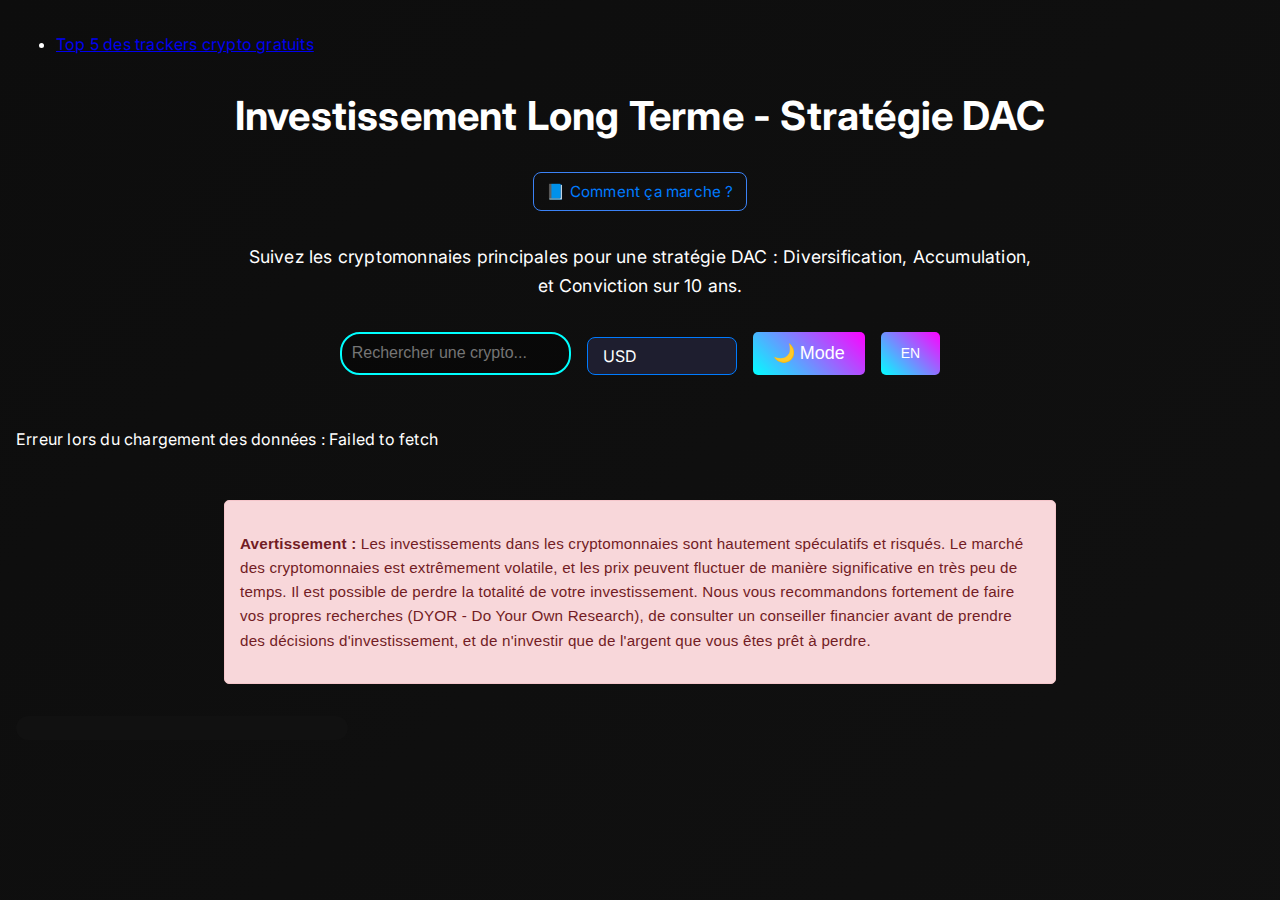
<file: index.html>
<!DOCTYPE html>
<html lang="fr">
<head>
    <meta charset="UTF-8">
    <meta name="viewport" content="width=device-width, initial-scale=1.0">
    <meta name="description" content="Investir en cryptomonnaies avec une stratégie long terme DAC : Diversification, Accumulation, Conviction.">
    <title id="page-title">Crypto DAC Tracker</title>
    <link href="https://fonts.googleapis.com/css2?family=Inter:wght@400;600&display=swap" rel="stylesheet">
    <link rel="stylesheet" href="style.css">
    <script async src="https://pagead2.googlesyndication.com/pagead/js/adsbygoogle.js?client=ca-pub-2001358786691802"
     crossorigin="anonymous"></script>
    <ul>
            <li><a href="/article3.html">Top 5 des trackers crypto gratuits</a></li>
            <!-- Autres liens -->
        </ul>
</head>
<body>
    <header style="text-align: center; margin-bottom: 2rem;">
        <h1 id="main-title">Investissement Long Terme - Stratégie DAC</h1>
        <a id="how-it-works-link" href="/comment-ca-marche.html" target="_blank" class="how-it-works-link" style="display: inline-block; margin-top: 0.5rem; text-decoration: none; font-size: 0.95rem; color: #007BFF;">
            📘 Comment ça marche ?
        </a>
    </header>

    <p style="text-align: center; max-width: 800px; margin: 0 auto 2rem; font-size: 1.1rem;">
        Suivez les cryptomonnaies principales pour une stratégie DAC : Diversification, Accumulation, et Conviction sur 10 ans.
    </p>

    <div class="controls" style="text-align: center; margin-bottom: 1rem;">
        <input type="text" id="search" placeholder="Rechercher une crypto..." aria-label="Rechercher une crypto" />
        <select id="currency" aria-label="Choisir la devise">
            <option value="usd">USD</option>
            <option value="eur">EUR</option>
            <option value="btc">BTC</option>
        </select>
        <button id="toggle-theme" aria-label="Basculer le mode sombre/claire">🌙 Mode</button>
        <button id="toggle-language" aria-label="Switch Language">EN</button>
    </div>

    <div id="crypto-container" class="grid" role="list" aria-live="polite"></div>

    <div id="error-message" style="display:none; color: red; padding: 10px; background-color: #f8d7da; border: 1px solid #f5c6cb; border-radius: 5px;">
        <span id="error-message-text">Aucune crypto trouvée. Essayez une autre recherche.</span>
    </div>

    <div class="warning-box" style="max-width: 800px; margin: 2rem auto; font-size: 0.95rem;">
        <p><strong>Avertissement :</strong> Les investissements dans les cryptomonnaies sont hautement spéculatifs et risqués. Le marché des cryptomonnaies est extrêmement volatile, et les prix peuvent fluctuer de manière significative en très peu de temps. Il est possible de perdre la totalité de votre investissement. Nous vous recommandons fortement de faire vos propres recherches (DYOR - Do Your Own Research), de consulter un conseiller financier avant de prendre des décisions d'investissement, et de n'investir que de l'argent que vous êtes prêt à perdre.</p>
    </div>
    <div id="fear-greed-container" class="fear-greed-box"></div>
    <script src="script.js"></script>
   

</body>
</html>
</file>
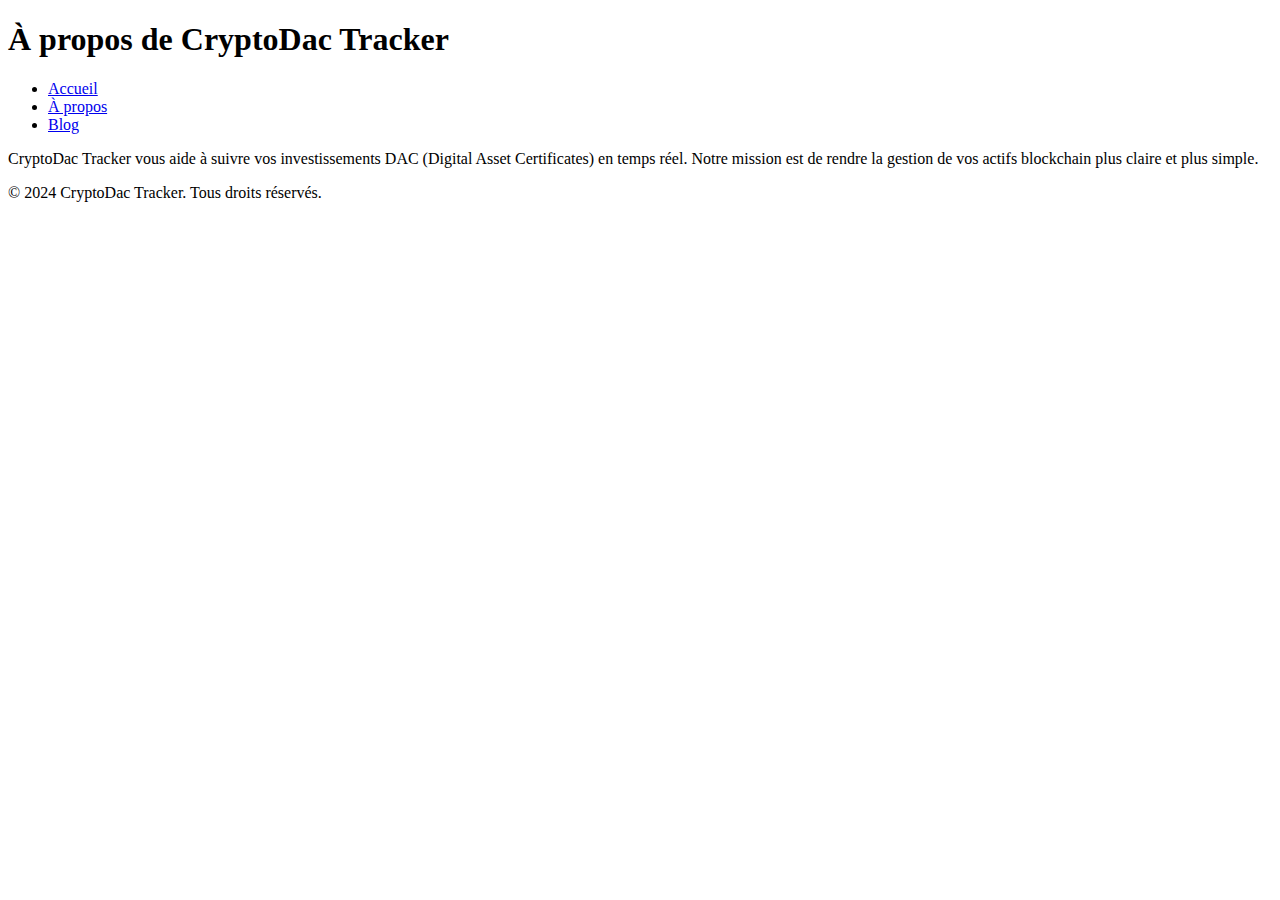
<file: about.html>
<!DOCTYPE html>
<html lang="fr">
<head>
  <meta charset="UTF-8" />
  <meta name="description" content="À propos de CryptoDac Tracker, un outil gratuit pour suivre vos DAC sur la blockchain." />
  <meta name="robots" content="index, follow" />
  <meta name="viewport" content="width=device-width, initial-scale=1.0" />
  <title>À propos | CryptoDac Tracker</title>
  <link rel="canonical" href="https://www.cryptodactracker.com/about.html" />
</head>
<body>
  <header>
    <h1>À propos de CryptoDac Tracker</h1>
    <nav>
      <ul>
        <li><a href="index.html">Accueil</a></li>
        <li><a href="about.html">À propos</a></li>
        <li><a href="blog.html">Blog</a></li>
      </ul>
    </nav>
  </header>

  <main>
    <p>CryptoDac Tracker vous aide à suivre vos investissements DAC (Digital Asset Certificates) en temps réel. Notre mission est de rendre la gestion de vos actifs blockchain plus claire et plus simple.</p>
  </main>

  <footer>
    <p>&copy; 2024 CryptoDac Tracker. Tous droits réservés.</p>
  </footer>
</body>
</html>
</file>
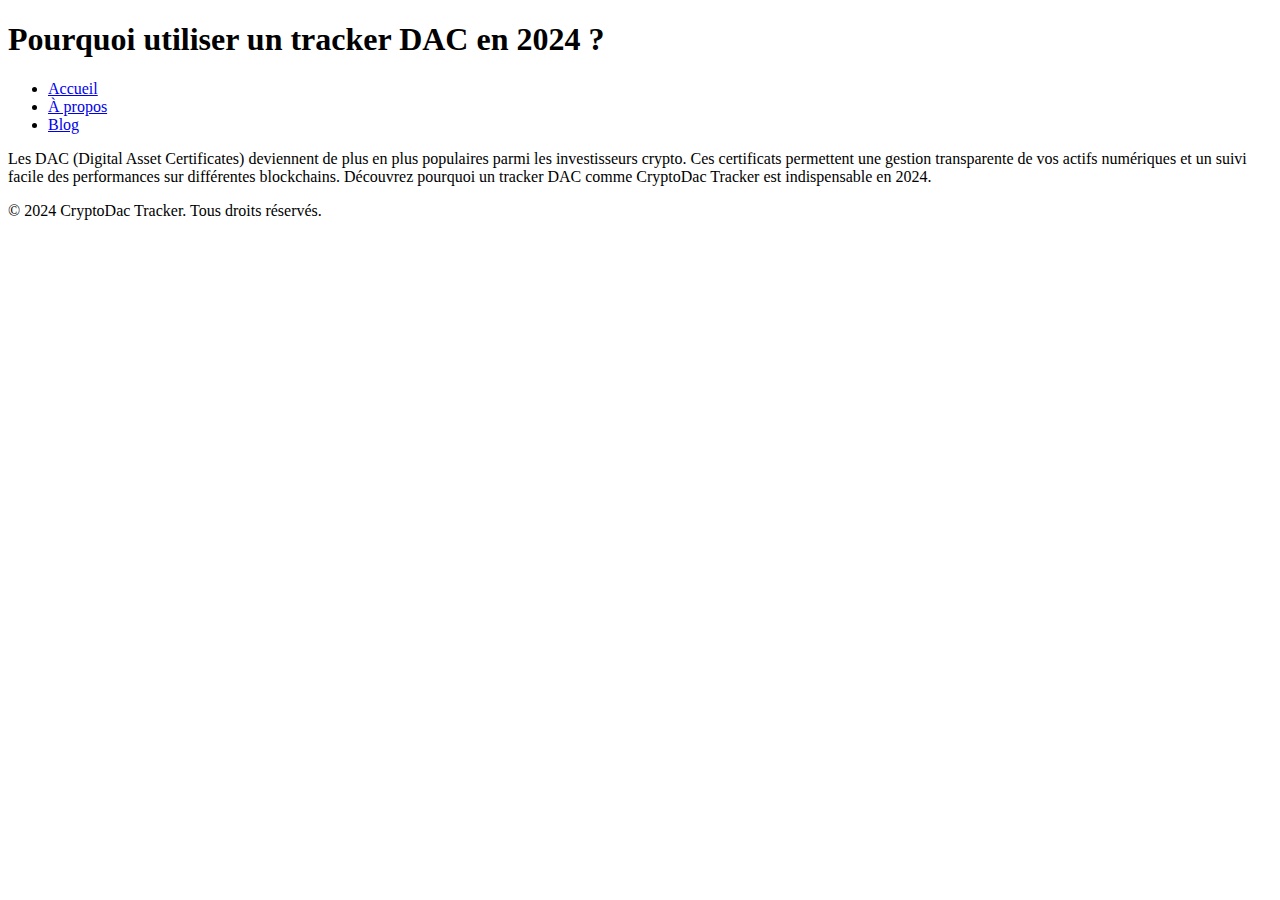
<file: article1.html>
<!DOCTYPE html>
<html lang="fr">
<head>
  <meta charset="UTF-8" />
  <meta name="description" content="Pourquoi suivre vos DAC en 2024 est essentiel pour les investisseurs crypto ?" />
  <meta name="robots" content="index, follow" />
  <meta name="viewport" content="width=device-width, initial-scale=1.0" />
  <title>Pourquoi utiliser un tracker DAC en 2024 ?</title>
  <link rel="canonical" href="https://www.cryptodactracker.com/article1.html" />
</head>
<body>
  <header>
    <h1>Pourquoi utiliser un tracker DAC en 2024 ?</h1>
    <nav>
      <ul>
        <li><a href="index.html">Accueil</a></li>
        <li><a href="about.html">À propos</a></li>
        <li><a href="blog.html">Blog</a></li>
      </ul>
    </nav>
  </header>

  <main>
    <p>Les DAC (Digital Asset Certificates) deviennent de plus en plus populaires parmi les investisseurs crypto. Ces certificats permettent une gestion transparente de vos actifs numériques et un suivi facile des performances sur différentes blockchains. Découvrez pourquoi un tracker DAC comme CryptoDac Tracker est indispensable en 2024.</p>
  </main>

  <footer>
    <p>&copy; 2024 CryptoDac Tracker. Tous droits réservés.</p>
  </footer>
</body>
</html>
</file>
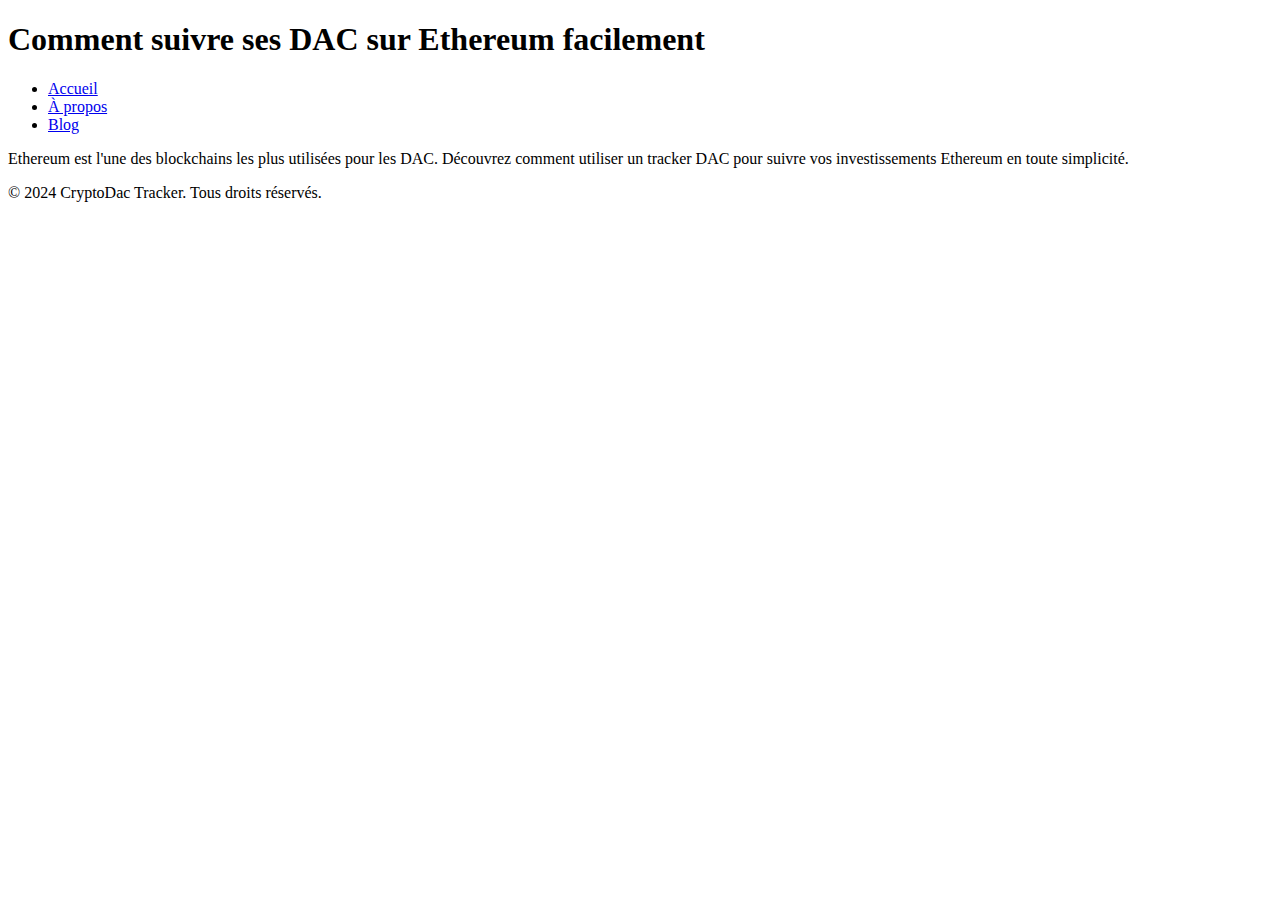
<file: article2.html>
<!DOCTYPE html>
<html lang="fr">
<head>
  <meta charset="UTF-8" />
  <meta name="description" content="Suivez vos DAC sur Ethereum facilement avec CryptoDac Tracker. Un guide pratique pour les investisseurs." />
  <meta name="robots" content="index, follow" />
  <meta name="viewport" content="width=device-width, initial-scale=1.0" />
  <title>Comment suivre ses DAC sur Ethereum facilement</title>
  <link rel="canonical" href="https://www.cryptodactracker.com/article2.html" />
</head>
<body>
  <header>
    <h1>Comment suivre ses DAC sur Ethereum facilement</h1>
    <nav>
      <ul>
        <li><a href="index.html">Accueil</a></li>
        <li><a href="about.html">À propos</a></li>
        <li><a href="blog.html">Blog</a></li>
      </ul>
    </nav>
  </header>

  <main>
    <p>Ethereum est l'une des blockchains les plus utilisées pour les DAC. Découvrez comment utiliser un tracker DAC pour suivre vos investissements Ethereum en toute simplicité.</p>
  </main>

  <footer>
    <p>&copy; 2024 CryptoDac Tracker. Tous droits réservés.</p>
  </footer>
</body>
</html>
</file>
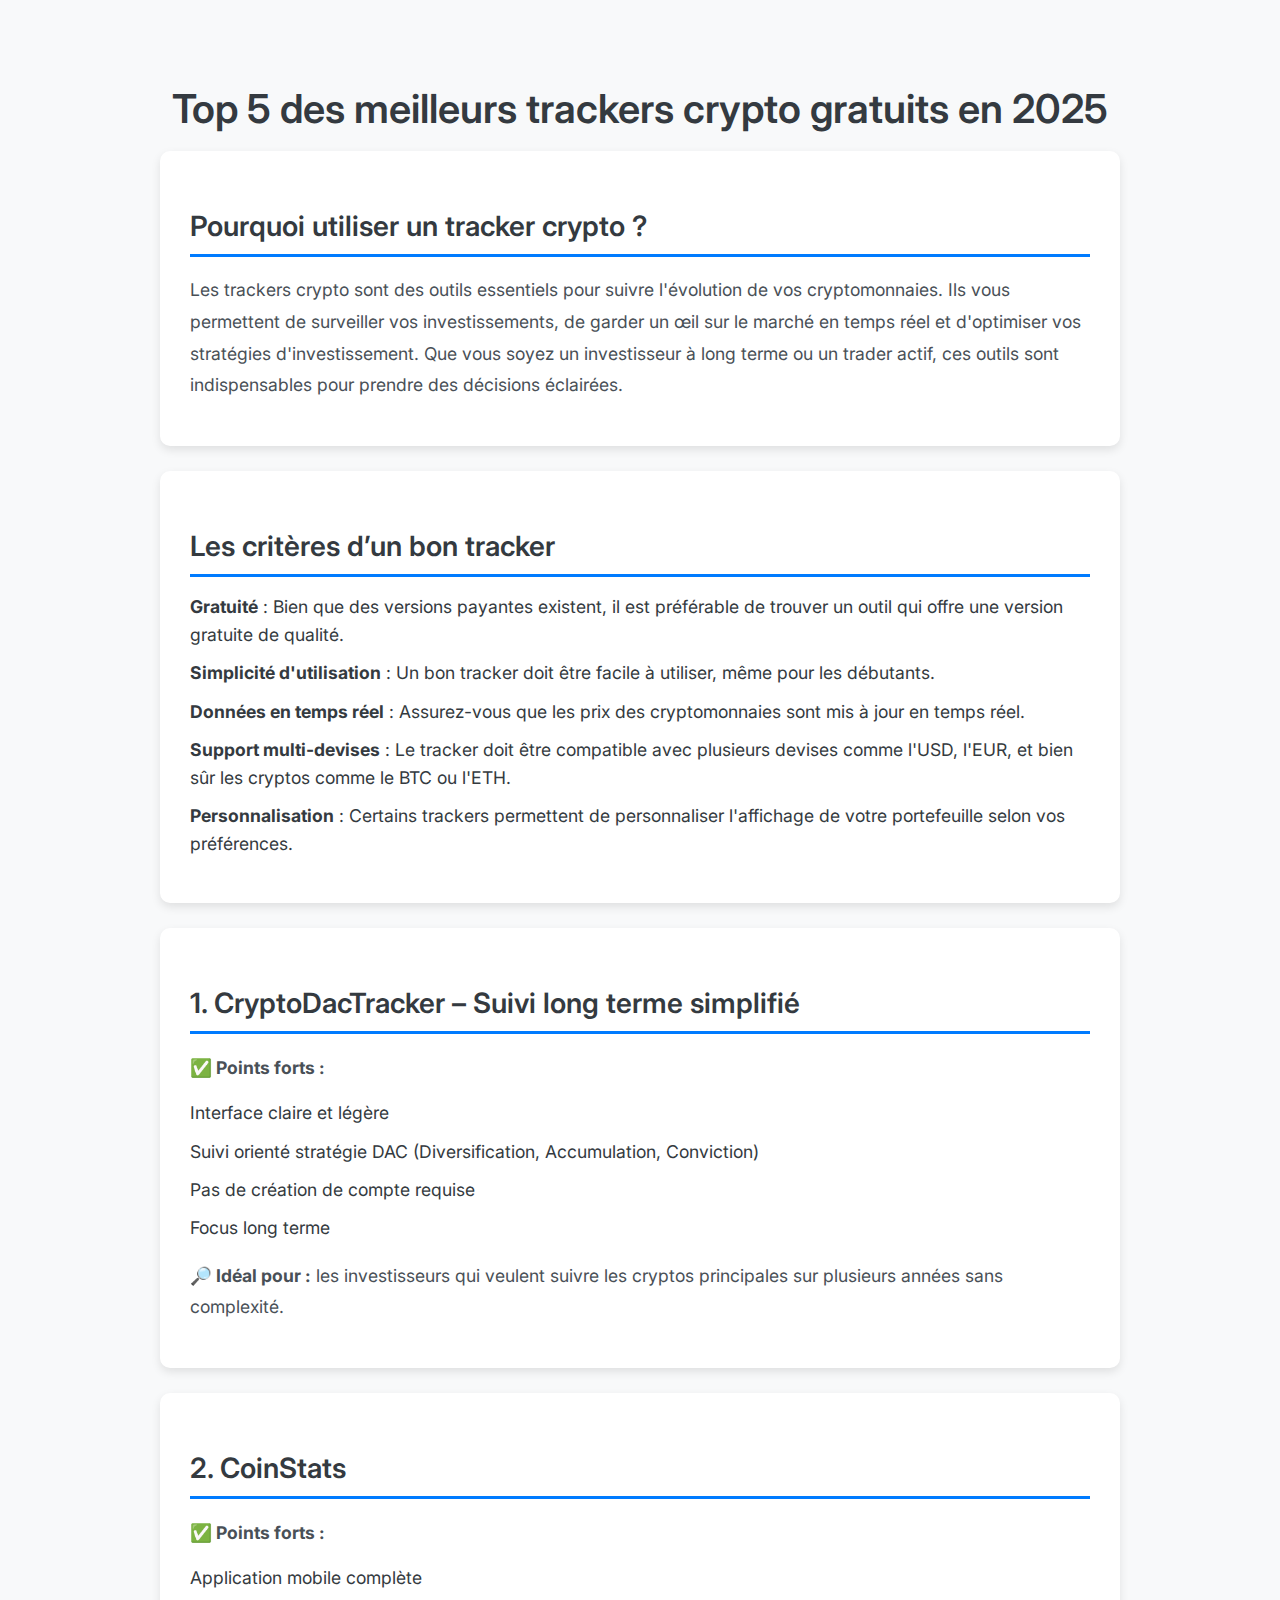
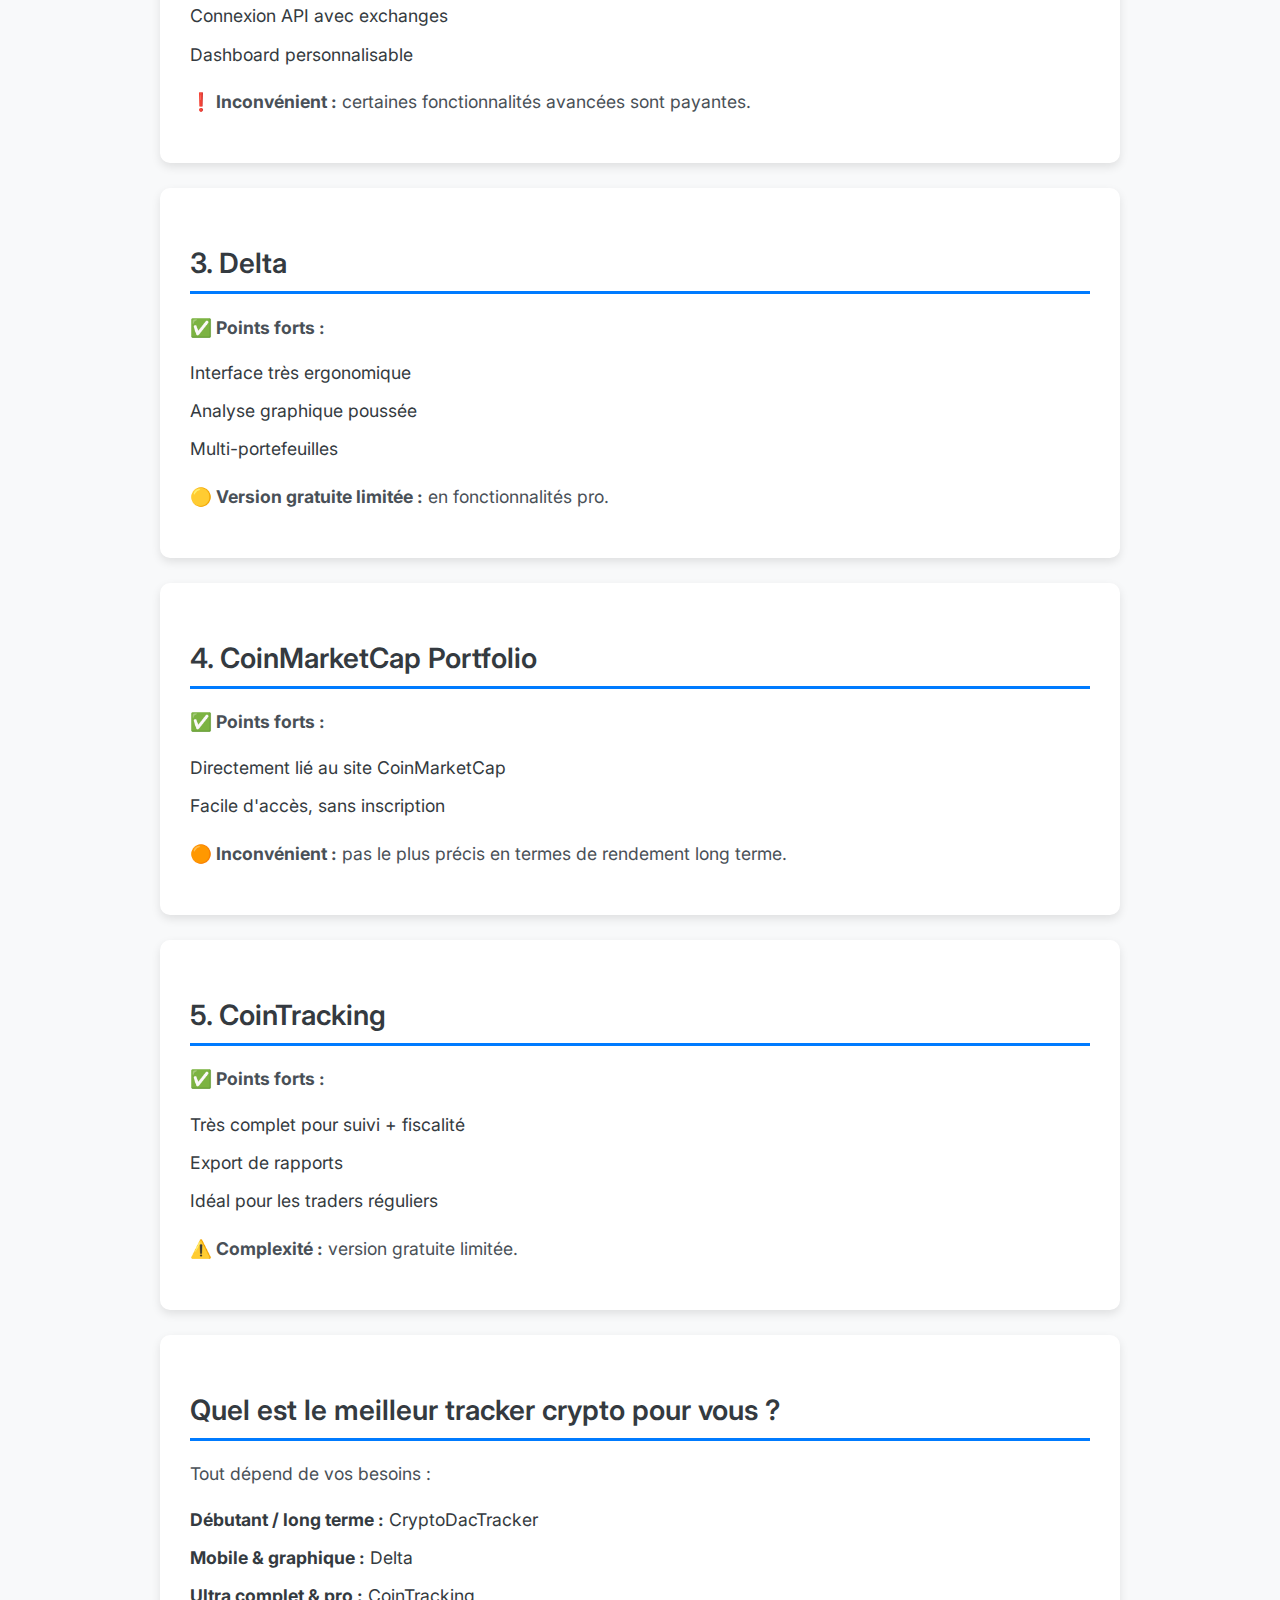
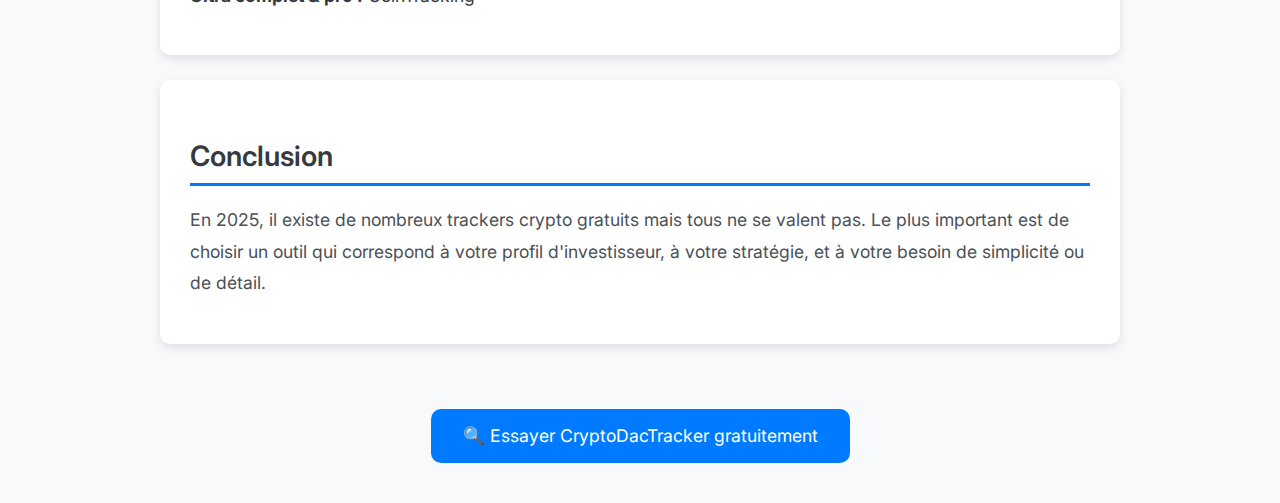
<file: article3.html>
<!DOCTYPE html>
<html lang="fr">
<head>
    <meta charset="UTF-8">
    <meta name="viewport" content="width=device-width, initial-scale=1.0">
    <!-- SEO META -->
    <meta name="robots" content="index, follow">
    <meta name="description" content="Découvrez les meilleurs outils gratuits pour suivre vos cryptomonnaies en 2025. Comparatif des trackers crypto simples, efficaces et sans inscription.">
    <title>Top 5 des meilleurs trackers crypto gratuits en 2025</title>
    <!-- Open Graph -->
    <meta property="og:title" content="Top 5 des meilleurs trackers crypto gratuits en 2025">
    <meta property="og:description" content="Découvrez les meilleurs outils gratuits pour suivre vos cryptomonnaies en 2025. Comparatif des trackers crypto simples, efficaces et sans inscription.">
    <meta property="og:type" content="article">
    <meta property="og:url" content="https://www.cryptodactracker.com/top-5-trackers-crypto-gratuits-2025">
    <meta property="og:image" content="https://www.cryptodactracker.com/og-image.png">
    <!-- Twitter Card -->
    <meta name="twitter:card" content="summary_large_image">
    <meta name="twitter:title" content="Top 5 des meilleurs trackers crypto gratuits en 2025">
    <meta name="twitter:description" content="Découvrez les meilleurs outils gratuits pour suivre vos cryptomonnaies en 2025. Comparatif des trackers crypto simples, efficaces et sans inscription.">
    <meta name="twitter:image" content="https://www.cryptodactracker.com/og-image.png">
    <link href="https://fonts.googleapis.com/css2?family=Inter:wght@400;600&display=swap" rel="stylesheet">
    <style>
        /* Global Styles */
        body {
            font-family: 'Inter', sans-serif;
            background-color: #f8f9fa;
            color: #333;
            margin: 0;
            padding: 0;
            line-height: 1.6;
            display: flex;
            flex-direction: column;
            align-items: center;
            justify-content: center;
        }

        h1, h2 {
            font-weight: 600;
            color: #343a40;
            margin-bottom: 10px;
        }

        h1 {
            font-size: 2.5rem;
            text-align: center;
            padding-top: 50px;
        }

        h2 {
            font-size: 1.75rem;
            border-bottom: 3px solid #007BFF;
            padding-bottom: 5px;
            margin-bottom: 15px;
        }

        p {
            font-size: 1.1rem;
            margin-bottom: 15px;
            color: #495057;
            line-height: 1.8;
        }

        ul {
            list-style: none;
            padding-left: 0;
            margin-bottom: 15px;
        }

        ul li {
            margin: 10px 0;
            font-size: 1.1rem;
            color: #343a40;
        }

        /* Section Styling */
        section {
            background-color: white;
            border-radius: 10px;
            padding: 30px;
            box-shadow: 0 4px 10px rgba(0, 0, 0, 0.1);
            margin-bottom: 25px;
            width: 100%;
            max-width: 900px;
        }

        /* Hover effect for section */
        section:hover {
            transform: translateY(-5px);
            box-shadow: 0 8px 20px rgba(0, 0, 0, 0.1);
            transition: all 0.3s ease-in-out;
        }

        .cta-button {
            display: inline-block;
            padding: 0.8rem 2rem;
            background-color: #007BFF;
            color: white;
            border-radius: 10px;
            text-decoration: none;
            font-size: 1.1rem;
            text-align: center;
            transition: background-color 0.3s ease;
            margin-top: 25px;
        }

        .cta-button:hover {
            background-color: #0056b3;
        }

        footer {
            text-align: center;
            margin-top: 40px;
            padding-bottom: 40px;
        }

        /* Fancy quote styling */
        .highlight {
            color: #007BFF;
            font-weight: 600;
        }

        .highlight span {
            font-style: italic;
        }

        /* Media Queries */
        @media screen and (max-width: 768px) {
            h1 {
                font-size: 2rem;
            }

            h2 {
                font-size: 1.5rem;
            }

            section {
                padding: 20px;
            }

            .cta-button {
                padding: 0.6rem 1.5rem;
                font-size: 1rem;
            }
        }
    </style>
</head>
<body>

    <article>
        <header>
            <h1>Top 5 des meilleurs trackers crypto gratuits en 2025</h1>
        </header>

        <section>
            <h2>Pourquoi utiliser un tracker crypto ?</h2>
            <p>Les trackers crypto sont des outils essentiels pour suivre l'évolution de vos cryptomonnaies. Ils vous permettent de surveiller vos investissements, de garder un œil sur le marché en temps réel et d'optimiser vos stratégies d'investissement. Que vous soyez un investisseur à long terme ou un trader actif, ces outils sont indispensables pour prendre des décisions éclairées.</p>
        </section>

        <section>
            <h2>Les critères d’un bon tracker</h2>
            <ul>
                <li><strong>Gratuité</strong> : Bien que des versions payantes existent, il est préférable de trouver un outil qui offre une version gratuite de qualité.</li>
                <li><strong>Simplicité d'utilisation</strong> : Un bon tracker doit être facile à utiliser, même pour les débutants.</li>
                <li><strong>Données en temps réel</strong> : Assurez-vous que les prix des cryptomonnaies sont mis à jour en temps réel.</li>
                <li><strong>Support multi-devises</strong> : Le tracker doit être compatible avec plusieurs devises comme l'USD, l'EUR, et bien sûr les cryptos comme le BTC ou l'ETH.</li>
                <li><strong>Personnalisation</strong> : Certains trackers permettent de personnaliser l'affichage de votre portefeuille selon vos préférences.</li>
            </ul>
        </section>

        <section>
            <h2>1. CryptoDacTracker – Suivi long terme simplifié</h2>
            <p><strong>✅ Points forts :</strong></p>
            <ul>
                <li>Interface claire et légère</li>
                <li>Suivi orienté stratégie DAC (Diversification, Accumulation, Conviction)</li>
                <li>Pas de création de compte requise</li>
                <li>Focus long terme</li>
            </ul>
            <p><strong>🔎 Idéal pour :</strong> les investisseurs qui veulent suivre les cryptos principales sur plusieurs années sans complexité.</p>
        </section>

        <section>
            <h2>2. CoinStats</h2>
            <p><strong>✅ Points forts :</strong></p>
            <ul>
                <li>Application mobile complète</li>
                <li>Connexion API avec exchanges</li>
                <li>Dashboard personnalisable</li>
            </ul>
            <p><strong>❗ Inconvénient :</strong> certaines fonctionnalités avancées sont payantes.</p>
        </section>

        <section>
            <h2>3. Delta</h2>
            <p><strong>✅ Points forts :</strong></p>
            <ul>
                <li>Interface très ergonomique</li>
                <li>Analyse graphique poussée</li>
                <li>Multi-portefeuilles</li>
            </ul>
            <p><strong>🟡 Version gratuite limitée :</strong> en fonctionnalités pro.</p>
        </section>

        <section>
            <h2>4. CoinMarketCap Portfolio</h2>
            <p><strong>✅ Points forts :</strong></p>
            <ul>
                <li>Directement lié au site CoinMarketCap</li>
                <li>Facile d'accès, sans inscription</li>
            </ul>
            <p><strong>🟠 Inconvénient :</strong> pas le plus précis en termes de rendement long terme.</p>
        </section>

        <section>
            <h2>5. CoinTracking</h2>
            <p><strong>✅ Points forts :</strong></p>
            <ul>
                <li>Très complet pour suivi + fiscalité</li>
                <li>Export de rapports</li>
                <li>Idéal pour les traders réguliers</li>
            </ul>
            <p><strong>⚠️ Complexité :</strong> version gratuite limitée.</p>
        </section>

        <section>
            <h2>Quel est le meilleur tracker crypto pour vous ?</h2>
            <p>Tout dépend de vos besoins :</p>
            <ul>
                <li><strong>Débutant / long terme :</strong> CryptoDacTracker</li>
                <li><strong>Mobile & graphique :</strong> Delta</li>
                <li><strong>Ultra complet & pro :</strong> CoinTracking</li>
            </ul>
        </section>

        <section>
            <h2>Conclusion</h2>
            <p>En 2025, il existe de nombreux trackers crypto gratuits mais tous ne se valent pas. Le plus important est de choisir un outil qui correspond à votre profil d'investisseur, à votre stratégie, et à votre besoin de simplicité ou de détail.</p>
        </section>

        <footer>
            <a href="/" class="cta-button">
                🔍 Essayer CryptoDacTracker gratuitement
            </a>
        </footer>
    </article>

</body>
</html>
</file>
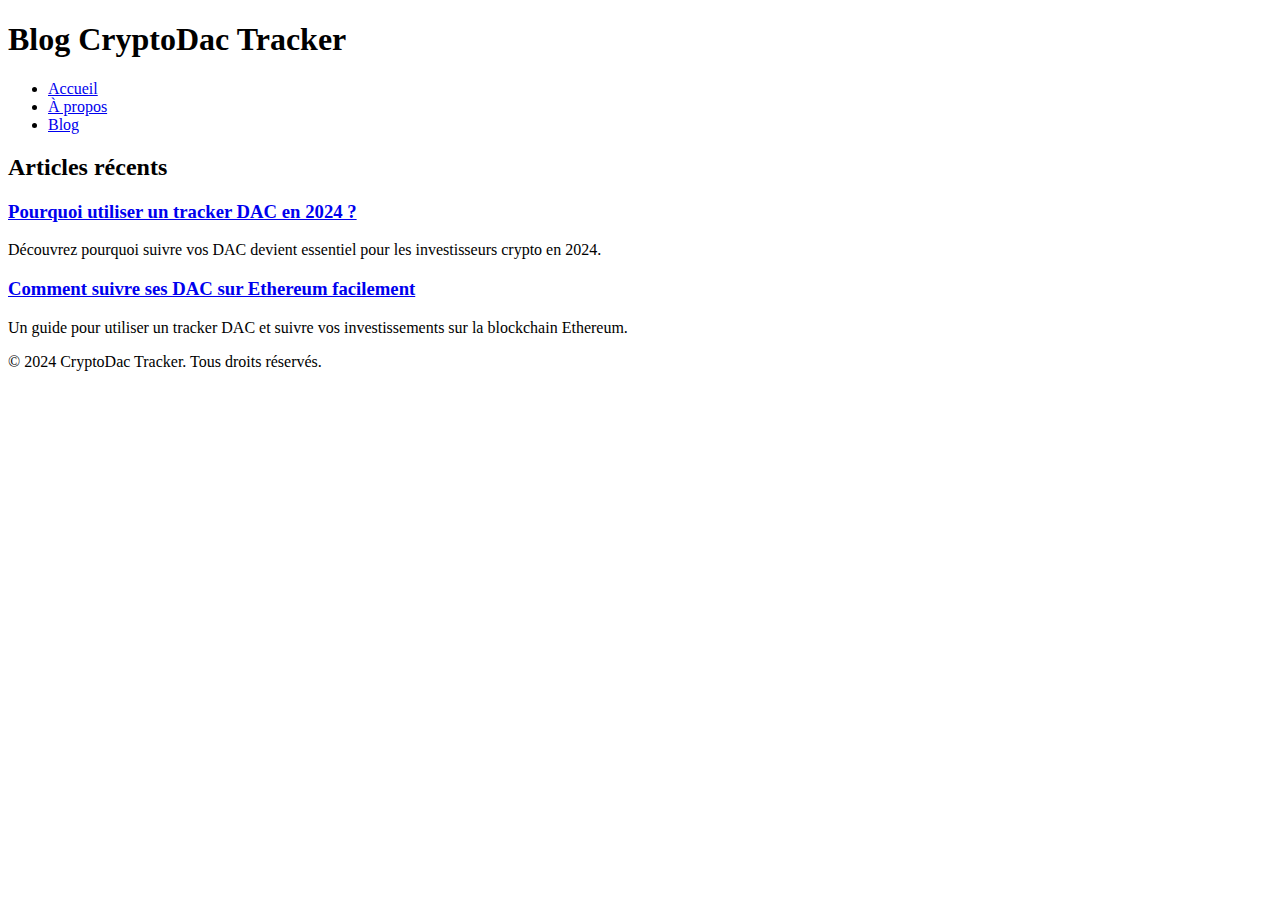
<file: blog.html>
<!DOCTYPE html>
<html lang="fr">
<head>
  <meta charset="UTF-8" />
  <meta name="description" content="Découvrez des articles sur la gestion des DAC, le suivi d'investissements blockchain et plus encore." />
  <meta name="robots" content="index, follow" />
  <meta name="viewport" content="width=device-width, initial-scale=1.0" />
  <title>Blog | CryptoDac Tracker</title>
  <link rel="canonical" href="https://www.cryptodactracker.com/blog.html" />
</head>
<body>
  <header>
    <h1>Blog CryptoDac Tracker</h1>
    <nav>
      <ul>
        <li><a href="index.html">Accueil</a></li>
        <li><a href="about.html">À propos</a></li>
        <li><a href="blog.html">Blog</a></li>
      </ul>
    </nav>
  </header>

  <main>
    <h2>Articles récents</h2>
    <article>
      <h3><a href="article1.html">Pourquoi utiliser un tracker DAC en 2024 ?</a></h3>
      <p>Découvrez pourquoi suivre vos DAC devient essentiel pour les investisseurs crypto en 2024.</p>
    </article>
    <article>
      <h3><a href="article2.html">Comment suivre ses DAC sur Ethereum facilement</a></h3>
      <p>Un guide pour utiliser un tracker DAC et suivre vos investissements sur la blockchain Ethereum.</p>
    </article>
  </main>

  <footer>
    <p>&copy; 2024 CryptoDac Tracker. Tous droits réservés.</p>
  </footer>
</body>
</html>
</file>
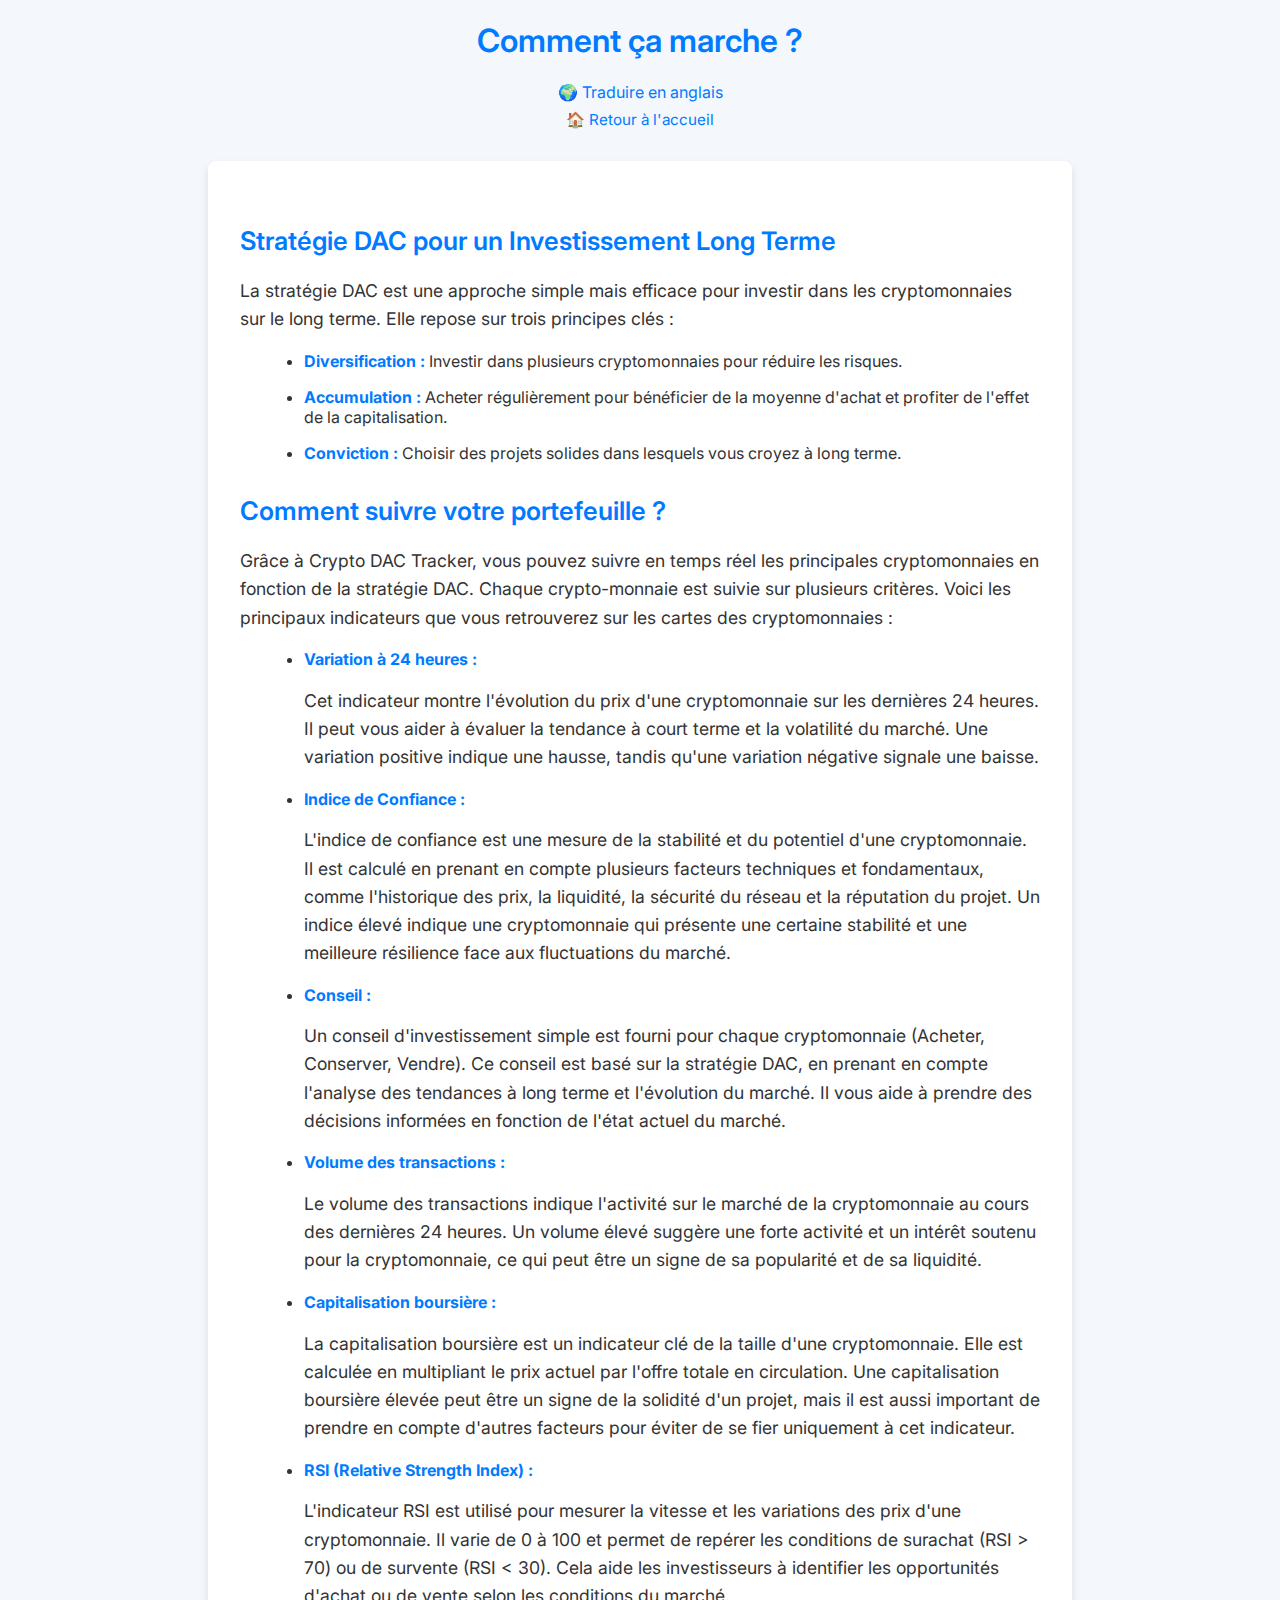
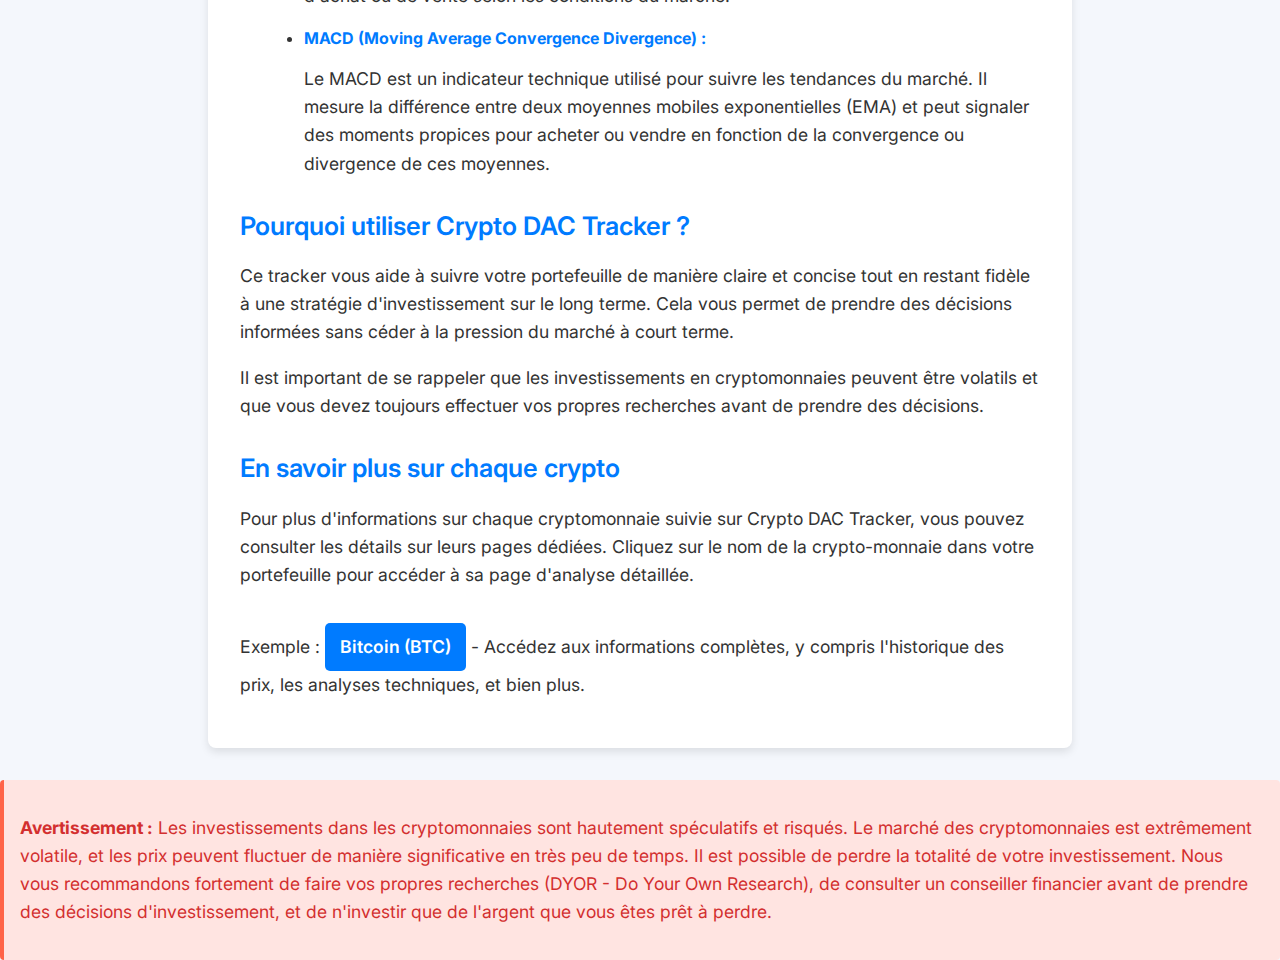
<file: comment-ca-marche.html>
<!DOCTYPE html>
<html lang="fr">
<head>
    <meta charset="UTF-8">
    <meta name="viewport" content="width=device-width, initial-scale=1.0">
    <meta name="description" content="Investir en cryptomonnaies avec une stratégie long terme DAC : Diversification, Accumulation, Conviction.">
    <title id="page-title">Comment ça marche ? - Crypto DAC Tracker</title>
    <link href="https://fonts.googleapis.com/css2?family=Inter:wght@400;600&display=swap" rel="stylesheet">
    <style>
        /* Global Styles */
        body {
            font-family: 'Inter', sans-serif;
            background-color: #f4f7fc;
            margin: 0;
            padding: 0;
            color: #333;
        }

        h1, h2 {
            color: #007BFF;
            font-weight: 600;
        }

        p {
            line-height: 1.6;
            font-size: 1.1rem;
        }

        a {
            color: #007BFF;
            text-decoration: none;
        }

        a:hover {
            text-decoration: underline;
        }

        .how-it-works-link {
            display: inline-block;
            margin-top: 0.5rem;
            font-size: 0.95rem;
        }

        /* Main container */
        .content {
            max-width: 800px;
            margin: 2rem auto;
            padding: 2rem;
            background-color: #fff;
            border-radius: 8px;
            box-shadow: 0 4px 8px rgba(0, 0, 0, 0.1);
        }

        .content h2 {
            margin-top: 2rem;
            font-size: 1.6rem;
        }

        ul {
            list-style-type: disc;
            margin-left: 1.5rem;
        }

        ul li {
            margin-bottom: 1rem;
        }

        ul li strong {
            color: #007BFF;
        }

        /* Warning box */
        .warning-box {
            background-color: #ffe4e1;
            border-left: 4px solid #ff6347;
            padding: 1rem;
            margin-top: 2rem;
            font-size: 0.95rem;
            color: #d32f2f;
            border-radius: 4px;
        }

        /* Link for each crypto */
        .crypto-link {
            display: inline-block;
            margin-top: 1rem;
            background-color: #007BFF;
            color: white;
            padding: 10px 15px;
            border-radius: 5px;
            font-weight: 600;
            text-align: center;
            transition: background-color 0.3s ease;
        }

        .crypto-link:hover {
            background-color: #0056b3;
        }

    </style>
</head>
<body>
    <header style="text-align: center; margin-bottom: 2rem;">
        <h1 id="main-title">Comment ça marche ?</h1>
        <div style="margin-top: 1rem;">
            <a href="votre-page-en-anglais.html" class="translate-button">
                🌍 Traduire en anglais
            </a>
        </div>
        <a href="/" class="how-it-works-link">🏠 Retour à l'accueil</a>
    </header>
    

    <div class="content">
        <h2>Stratégie DAC pour un Investissement Long Terme</h2>
        <p>
            La stratégie DAC est une approche simple mais efficace pour investir dans les cryptomonnaies sur le long terme. Elle repose sur trois principes clés :
        </p>
        <ul>
            <li><strong>Diversification :</strong> Investir dans plusieurs cryptomonnaies pour réduire les risques.</li>
            <li><strong>Accumulation :</strong> Acheter régulièrement pour bénéficier de la moyenne d'achat et profiter de l'effet de la capitalisation.</li>
            <li><strong>Conviction :</strong> Choisir des projets solides dans lesquels vous croyez à long terme.</li>
        </ul>

        <h2>Comment suivre votre portefeuille ?</h2>
        <p>
            Grâce à Crypto DAC Tracker, vous pouvez suivre en temps réel les principales cryptomonnaies en fonction de la stratégie DAC. Chaque crypto-monnaie est suivie sur plusieurs critères. Voici les principaux indicateurs que vous retrouverez sur les cartes des cryptomonnaies :
        </p>
        <ul>
            <li><strong>Variation à 24 heures :</strong>
                <p>
                    Cet indicateur montre l'évolution du prix d'une cryptomonnaie sur les dernières 24 heures. Il peut vous aider à évaluer la tendance à court terme et la volatilité du marché. Une variation positive indique une hausse, tandis qu'une variation négative signale une baisse.
                </p>
            </li>
            <li><strong>Indice de Confiance :</strong>
                <p>
                    L'indice de confiance est une mesure de la stabilité et du potentiel d'une cryptomonnaie. Il est calculé en prenant en compte plusieurs facteurs techniques et fondamentaux, comme l'historique des prix, la liquidité, la sécurité du réseau et la réputation du projet. Un indice élevé indique une cryptomonnaie qui présente une certaine stabilité et une meilleure résilience face aux fluctuations du marché.
                </p>
            </li>
            <li><strong>Conseil :</strong>
                <p>
                    Un conseil d'investissement simple est fourni pour chaque cryptomonnaie (Acheter, Conserver, Vendre). Ce conseil est basé sur la stratégie DAC, en prenant en compte l'analyse des tendances à long terme et l'évolution du marché. Il vous aide à prendre des décisions informées en fonction de l'état actuel du marché.
                </p>
            </li>
            <li><strong>Volume des transactions :</strong>
                <p>
                    Le volume des transactions indique l'activité sur le marché de la cryptomonnaie au cours des dernières 24 heures. Un volume élevé suggère une forte activité et un intérêt soutenu pour la cryptomonnaie, ce qui peut être un signe de sa popularité et de sa liquidité.
                </p>
            </li>
            <li><strong>Capitalisation boursière :</strong>
                <p>
                    La capitalisation boursière est un indicateur clé de la taille d'une cryptomonnaie. Elle est calculée en multipliant le prix actuel par l'offre totale en circulation. Une capitalisation boursière élevée peut être un signe de la solidité d'un projet, mais il est aussi important de prendre en compte d'autres facteurs pour éviter de se fier uniquement à cet indicateur.
                </p>
            </li>
            <li><strong>RSI (Relative Strength Index) :</strong>
                <p>
                    L'indicateur RSI est utilisé pour mesurer la vitesse et les variations des prix d'une cryptomonnaie. Il varie de 0 à 100 et permet de repérer les conditions de surachat (RSI > 70) ou de survente (RSI < 30). Cela aide les investisseurs à identifier les opportunités d'achat ou de vente selon les conditions du marché.
                </p>
            </li>
            <li><strong>MACD (Moving Average Convergence Divergence) :</strong>
                <p>
                    Le MACD est un indicateur technique utilisé pour suivre les tendances du marché. Il mesure la différence entre deux moyennes mobiles exponentielles (EMA) et peut signaler des moments propices pour acheter ou vendre en fonction de la convergence ou divergence de ces moyennes.
                </p>
            </li>
        </ul>

        <h2>Pourquoi utiliser Crypto DAC Tracker ?</h2>
        <p>
            Ce tracker vous aide à suivre votre portefeuille de manière claire et concise tout en restant fidèle à une stratégie d'investissement sur le long terme. Cela vous permet de prendre des décisions informées sans céder à la pression du marché à court terme.
        </p>
        <p>
            Il est important de se rappeler que les investissements en cryptomonnaies peuvent être volatils et que vous devez toujours effectuer vos propres recherches avant de prendre des décisions.
        </p>

        <h2>En savoir plus sur chaque crypto</h2>
        <p>
            Pour plus d'informations sur chaque cryptomonnaie suivie sur Crypto DAC Tracker, vous pouvez consulter les détails sur leurs pages dédiées. Cliquez sur le nom de la crypto-monnaie dans votre portefeuille pour accéder à sa page d'analyse détaillée.
        </p>
        <p>
            Exemple : <a href="https://www.coingecko.com/fr/pièces/bitcoin" target="_blank" class="crypto-link">Bitcoin (BTC)</a> - Accédez aux informations complètes, y compris l'historique des prix, les analyses techniques, et bien plus.
        </p>
    </div>

    <div class="warning-box">
        <p><strong>Avertissement :</strong> Les investissements dans les cryptomonnaies sont hautement spéculatifs et risqués. Le marché des cryptomonnaies est extrêmement volatile, et les prix peuvent fluctuer de manière significative en très peu de temps. Il est possible de perdre la totalité de votre investissement. Nous vous recommandons fortement de faire vos propres recherches (DYOR - Do Your Own Research), de consulter un conseiller financier avant de prendre des décisions d'investissement, et de n'investir que de l'argent que vous êtes prêt à perdre.</p>
    </div>

    <script src="script.js"></script>
</body>
</html>
</file>
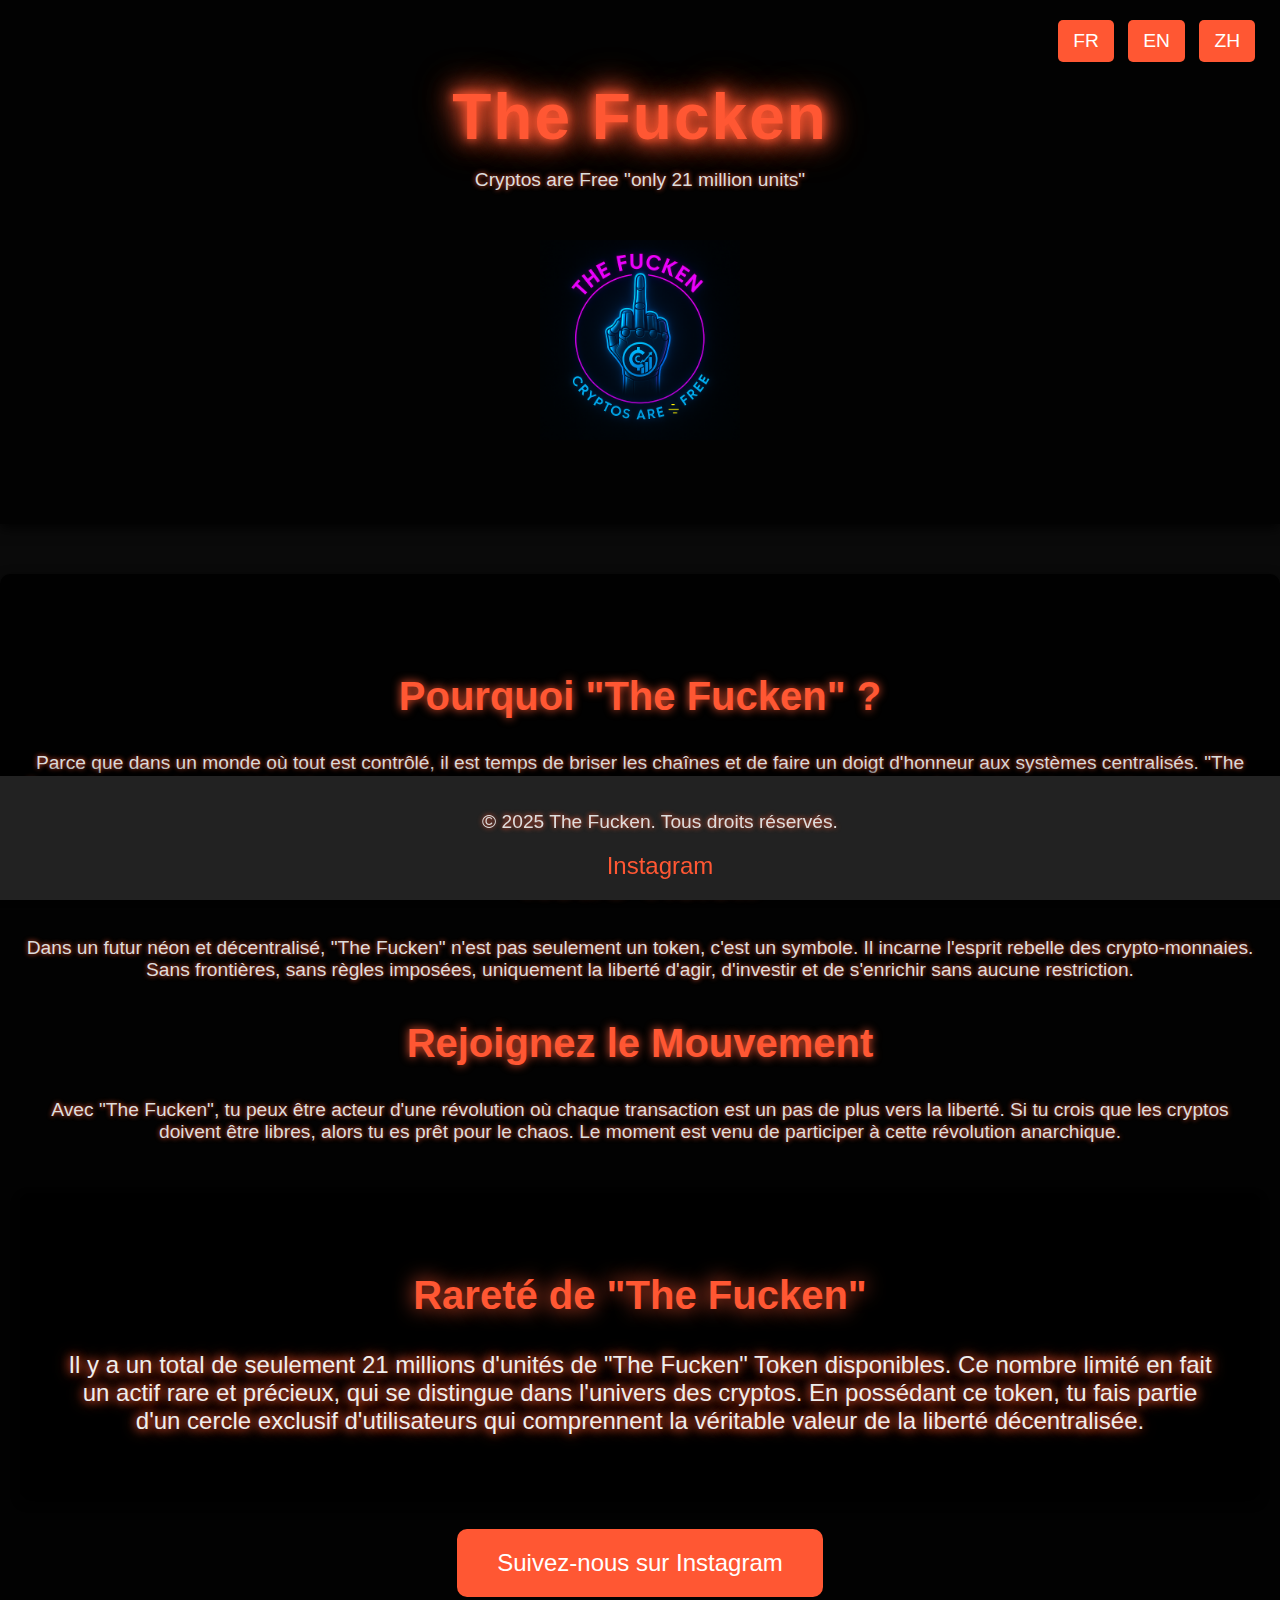
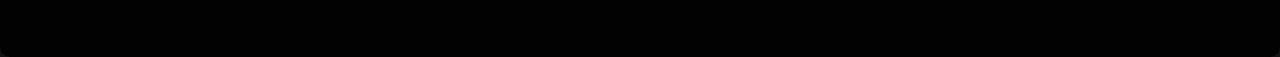
<file: tokenfkn.html>
<!DOCTYPE html>
<html lang="fr">
<head>
    <meta charset="UTF-8">
    <meta name="viewport" content="width=device-width, initial-scale=1.0">
    <meta name="description" content="The Fucken Token - Défend la liberté des cryptos et enrichit ses utilisateurs dans un univers néon futuriste.">
    <meta name="keywords" content="The Fucken, crypto, liberté, anarchie, décentralisation, futuriste, néon">
    <meta name="author" content="Ton Nom ou Pseudonyme">
    <title>The Fucken - Cryptos are Free "only 21 million units"</title>
    <style>
        /* Styles de base */
        body {
            font-family: 'Roboto', sans-serif;
            margin: 0;
            padding: 0;
            text-align: center;
            background: #1b1b1b;
            color: white;
            overflow-x: hidden;
            height: 100vh;
            position: relative;
        }

        /* Fond dynamique et animations */
        .background-overlay {
            position: absolute;
            top: 0;
            left: 0;
            right: 0;
            bottom: 0;
            background: rgba(0, 0, 0, 0.6);
            z-index: -1;
        }

        @keyframes gradientAnimation {
            0% { background-position: 0% 50%; }
            50% { background-position: 100% 50%; }
            100% { background-position: 0% 50%; }
        }

        header {
            background-color: rgba(0, 0, 0, 0.8);
            padding: 80px 0;
            box-shadow: 0 4px 12px rgba(0, 0, 0, 0.9);
            position: relative;
        }

        h1 {
            font-size: 4em;
            color: #FF5733;
            text-shadow: 0 0 10px #FF5733, 0 0 20px #FF5733, 0 0 30px #FF5733, 0 0 40px #FF5733;
            margin: 0;
            font-weight: bold;
            letter-spacing: 2px;
            animation: flickerAnimation 0.3s infinite alternate;
        }

        @keyframes flickerAnimation {
            0% { opacity: 1; }
            50% { opacity: 0.2; }
            100% { opacity: 1; }
        }

        p {
            font-size: 1.2em;
            color: #ddd;
            margin-top: 15px;
            text-shadow: 0 0 5px #FF5733;
        }

        .logo {
            width: 200px;
            margin-top: 30px;
            animation: pulse 2s infinite;
        }

        /* Animations du logo */
        @keyframes pulse {
            0% { transform: scale(1); }
            50% { transform: scale(1.1); }
            100% { transform: scale(1); }
        }

        .main-content {
            padding: 60px 20px;
            background-color: rgba(0, 0, 0, 0.9);
            border-radius: 10px;
            margin-top: 50px;
            box-shadow: 0 4px 12px rgba(0, 0, 0, 0.7);
            transition: transform 0.5s ease-in-out;
        }

        .main-content:hover {
            transform: scale(1.05);
        }

        h2 {
            font-size: 2.5em;
            color: #FF5733;
            margin-top: 40px;
            text-shadow: 0 0 10px #FF5733;
        }

        .cta-button {
            padding: 20px 40px;
            background-color: #FF5733;
            color: white;
            font-size: 1.5em;
            text-decoration: none;
            border-radius: 10px;
            margin-top: 30px;
            display: inline-block;
            transition: background-color 0.3s ease, transform 0.3s ease;
        }

        .cta-button:hover {
            background-color: #C0392B;
            transform: scale(1.1);
        }

        footer {
            background-color: #222;
            color: #888;
            padding: 20px;
            position: fixed;
            width: 100%;
            bottom: 0;
            text-align: center;
            box-shadow: 0 -4px 8px rgba(0, 0, 0, 0.7);
        }

        .social-links a {
            color: #FF5733;
            margin: 0 15px;
            text-decoration: none;
            font-size: 1.5em;
        }

        .social-links a:hover {
            color: #C0392B;
        }

        .lang-buttons {
            position: absolute;
            top: 20px;
            right: 20px;
            z-index: 10;
        }

        .lang-button {
            background-color: #FF5733;
            color: white;
            font-size: 1.2em;
            padding: 10px 15px;
            border: none;
            border-radius: 5px;
            margin: 0 5px;
            cursor: pointer;
            transition: background-color 0.3s ease;
        }

        .lang-button:hover {
            background-color: #C0392B;
        }

        /* Section Rareté */
        .rarity-section {
            margin-top: 50px;
            background-color: rgba(0, 0, 0, 0.9);
            padding: 40px;
            border-radius: 10px;
            box-shadow: 0 4px 8px rgba(0, 0, 0, 0.8);
        }

        .rarity-title {
            font-size: 2.5em;
            color: #FF5733;
            text-shadow: 0 0 20px #FF5733;
        }

        .rarity-text {
            font-size: 1.5em;
            color: #eee;
            text-shadow: 0 0 10px #FF5733, 0 0 15px #FF5733;
            margin-top: 20px;
        }

    </style>
</head>
<body>

    <!-- Overlay sombre -->
    <div class="background-overlay"></div>

    <!-- Musique de fond métal -->
    <audio autoplay loop>
        <source src="https://www.soundhelix.com/examples/mp3/SoundHelix-Song-1.mp3" type="audio/mpeg">
        Your browser does not support the audio element.
    </audio>

    <!-- Boutons de langue -->
    <div class="lang-buttons">
        <button class="lang-button" onclick="changeLanguage('fr')">FR</button>
        <button class="lang-button" onclick="changeLanguage('en')">EN</button>
        <button class="lang-button" onclick="changeLanguage('zh')">ZH</button>
    </div>

    <!-- En-tête -->
    <header>
        <h1 id="title">The Fucken</h1>
        <p id="slogan">Cryptos are Free "only 21 million units"</p>
        <img src="logo.png" alt="The Fucken Logo" class="logo">
    </header>

    <!-- Contenu principal -->
    <div class="main-content">
        <h2 id="why">Pourquoi "The Fucken" ?</h2>
        <p id="why-text">Parce que dans un monde où tout est contrôlé, il est temps de briser les chaînes et de faire un doigt d'honneur aux systèmes centralisés. "The Fucken" est un token qui défend l'anarchie et la liberté des cryptos. Il n'y a aucune autre revendication, sauf celle de rendre les utilisateurs riches et libres.</p>

        <h2 id="vision">Notre Vision</h2>
        <p id="vision-text">Dans un futur néon et décentralisé, "The Fucken" n'est pas seulement un token, c'est un symbole. Il incarne l'esprit rebelle des crypto-monnaies. Sans frontières, sans règles imposées, uniquement la liberté d'agir, d'investir et de s'enrichir sans aucune restriction.</p>

        <h2 id="join">Rejoignez le Mouvement</h2>
        <p id="join-text">Avec "The Fucken", tu peux être acteur d'une révolution où chaque transaction est un pas de plus vers la liberté. Si tu crois que les cryptos doivent être libres, alors tu es prêt pour le chaos. Le moment est venu de participer à cette révolution anarchique.</p>

        <!-- Section Rareté -->
        <div class="rarity-section">
            <h2 class="rarity-title">Rareté de "The Fucken"</h2>
            <p class="rarity-text">Il y a un total de seulement 21 millions d'unités de "The Fucken" Token disponibles. Ce nombre limité en fait un actif rare et précieux, qui se distingue dans l'univers des cryptos. En possédant ce token, tu fais partie d'un cercle exclusif d'utilisateurs qui comprennent la véritable valeur de la liberté décentralisée.</p>
        </div>

        <a href="https://www.instagram.com/cryptodactracker/" class="cta-button" target="_blank">Suivez-nous sur Instagram</a>
    </div>

    <!-- Footer -->
    <footer>
        <p>&copy; 2025 The Fucken. Tous droits réservés.</p>
        <div class="social-links">
            <a href="https://www.instagram.com/cryptodactracker/" target="_blank">Instagram</a>
        </div>
    </footer>

    <script>
        function changeLanguage(language) {
            const translations = {
                'fr': {
                    'title': 'The Fucken',
                    'slogan': 'Crypto are free',
                    'why': 'Pourquoi "The Fucken" ?',
                    'why-text': 'Parce que dans un monde où tout est contrôlé, il est temps de briser les chaînes et de faire un doigt d\'honneur aux systèmes centralisés. "The Fucken" est un token qui défend l\'anarchie et la liberté des cryptos. Il n\'y a aucune autre revendication, sauf celle de rendre les utilisateurs riches et libres.',
                    'vision': 'Notre Vision',
                    'vision-text': 'Dans un futur néon et décentralisé, "The Fucken" n\'est pas seulement un token, c\'est un symbole. Il incarne l\'esprit rebelle des crypto-monnaies. Sans frontières, sans règles imposées, uniquement la liberté d\'agir, d\'investir et de s\'enrichir sans aucune restriction.',
                    'join': 'Rejoignez le Mouvement',
                    'join-text': 'Avec "The Fucken", tu peux être acteur d\'une révolution où chaque transaction est un pas de plus vers la liberté. Si tu crois que les cryptos doivent être libres, alors tu es prêt pour le chaos. Le moment est venu de participer à cette révolution anarchique.',
                    'rarity-title': 'Rareté de "The Fucken"',
                    'rarity-text': 'Il y a un total de seulement 21 millions d\'unités de "The Fucken" Token disponibles. Ce nombre limité en fait un actif rare et précieux, qui se distingue dans l\'univers des cryptos. En possédant ce token, tu fais partie d\'un cercle exclusif d\'utilisateurs qui comprennent la véritable valeur de la liberté décentralisée.'
                },
                'en': {
                    'title': 'The Fucken',
                    'slogan': 'Crypto are free',
                    'why': 'Why "The Fucken"?',
                    'why-text': 'Because in a world where everything is controlled, it\'s time to break the chains and give a middle finger to centralized systems. "The Fucken" is a token that defends anarchy and crypto freedom. There are no other claims, except for making users rich and free.',
                    'vision': 'Our Vision',
                    'vision-text': 'In a neon, decentralized future, "The Fucken" is not just a token, it\'s a symbol. It embodies the rebellious spirit of cryptocurrencies. No borders, no imposed rules, just the freedom to act, invest, and grow rich without restrictions.',
                    'join': 'Join the Movement',
                    'join-text': 'With "The Fucken", you can be part of a revolution where every transaction is another step towards freedom. If you believe that crypto should be free, then you\'re ready for chaos. The time has come to join this anarchic revolution.',
                    'rarity-title': 'Rarity of "The Fucken"',
                    'rarity-text': 'There are only 21 million units of "The Fucken" Token available. This limited number makes it a rare and valuable asset, standing out in the crypto world. By owning this token, you become part of an exclusive circle of users who understand the true value of decentralized freedom.'
                },
                'zh': {
                    'title': 'The Fucken',
                    'slogan': '加密货币是免费的',
                    'why': '为什么选择 "The Fucken"?',
                    'why-text': '因为在一个一切都被控制的世界里，是时候打破枷锁，向集中的系统竖起中指了。"The Fucken"是一个捍卫无政府主义和加密货币自由的代币。没有其他诉求，只有让用户变得富有和自由。',
                    'vision': '我们的愿景',
                    'vision-text': '"The Fucken"不仅仅是一个代币，它是一个象征。它体现了加密货币的反叛精神。没有边界，没有强加的规则，只有自由地行动、投资和变得富有的权利。',
                    'join': '加入运动',
                    'join-text': '通过"The Fucken"，你可以成为革命的一部分，每一笔交易都是迈向自由的一步。如果你相信加密货币应该是自由的，那么你已经准备好迎接混乱了。是时候加入这个无政府主义的革命了。',
                    'rarity-title': '"The Fucken"的稀有性',
                    'rarity-text': '“The Fucken”代币的总数仅为2100万。这一有限的数量使其成为一个稀有且有价值的资产，在加密世界中脱颖而出。通过拥有此代币，你成为了一个理解去中心化自由真正价值的专属圈子的成员。'
                }
            };

            const languageData = translations[language];

            document.getElementById('title').textContent = languageData.title;
            document.getElementById('slogan').textContent = languageData.slogan;
            document.getElementById('why').textContent = languageData.why;
            document.getElementById('why-text').textContent = languageData['why-text'];
            document.getElementById('vision').textContent = languageData.vision;
            document.getElementById('vision-text').textContent = languageData['vision-text'];
            document.getElementById('join').textContent = languageData.join;
            document.getElementById('join-text').textContent = languageData['join-text'];
            document.getElementById('rarity-title').textContent = languageData['rarity-title'];
            document.getElementById('rarity-text').textContent = languageData['rarity-text'];
        }
    </script>

</body>
</html>
</file>
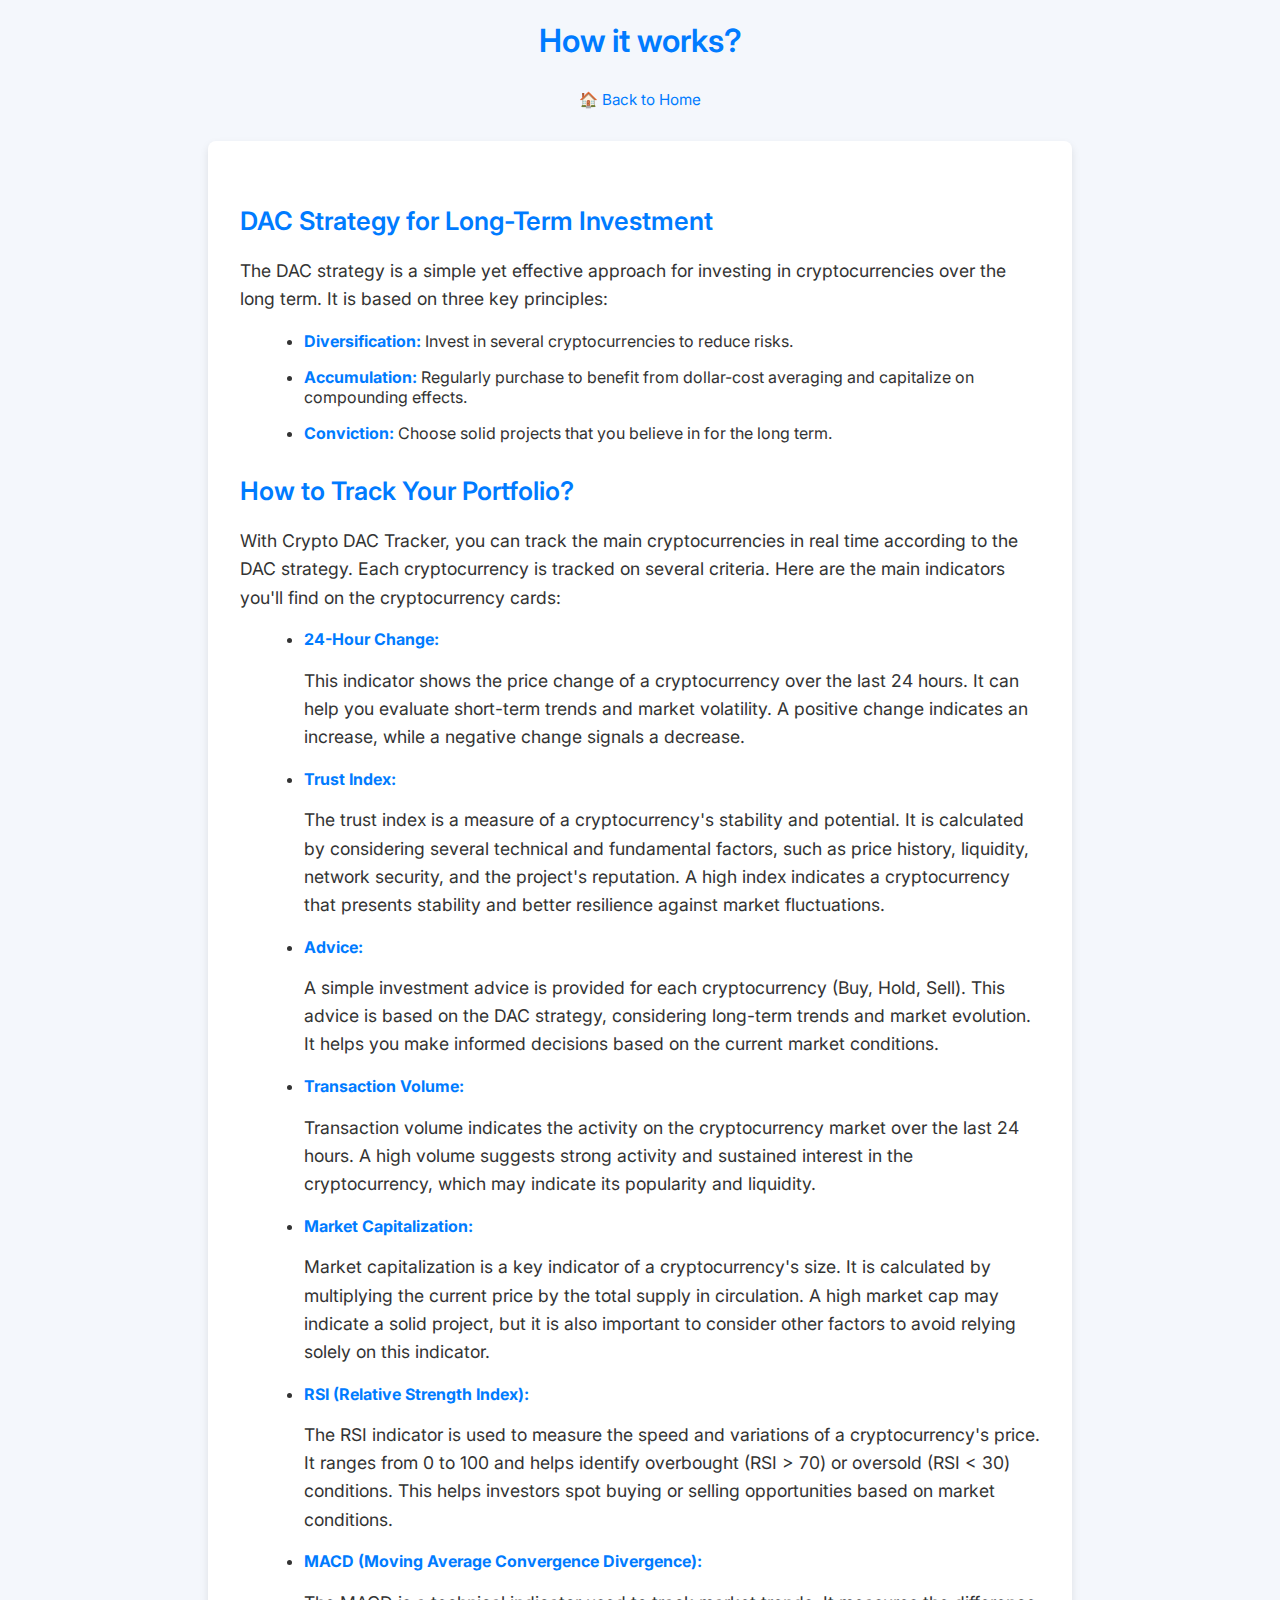
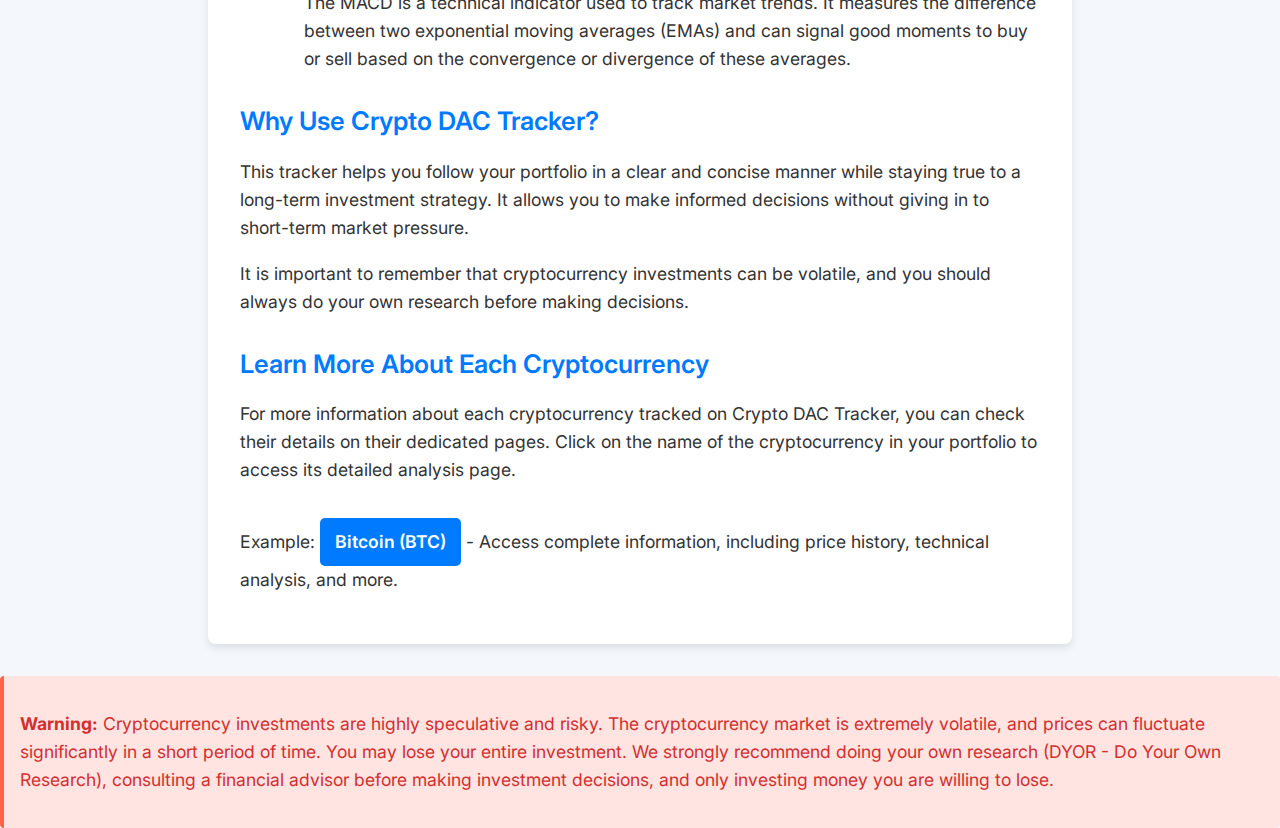
<file: votre-page-en-anglais.html>
<!DOCTYPE html>
<html lang="en">
<head>
    <meta charset="UTF-8">
    <meta name="viewport" content="width=device-width, initial-scale=1.0">
    <meta name="description" content="Invest in cryptocurrencies with a long-term strategy DAC: Diversification, Accumulation, Conviction.">
    <title id="page-title">How it works? - Crypto DAC Tracker</title>
    <link href="https://fonts.googleapis.com/css2?family=Inter:wght@400;600&display=swap" rel="stylesheet">
    <style>
        /* Global Styles */
        body {
            font-family: 'Inter', sans-serif;
            background-color: #f4f7fc;
            margin: 0;
            padding: 0;
            color: #333;
        }

        h1, h2 {
            color: #007BFF;
            font-weight: 600;
        }

        p {
            line-height: 1.6;
            font-size: 1.1rem;
        }

        a {
            color: #007BFF;
            text-decoration: none;
        }

        a:hover {
            text-decoration: underline;
        }

        .how-it-works-link {
            display: inline-block;
            margin-top: 0.5rem;
            font-size: 0.95rem;
        }

        /* Main container */
        .content {
            max-width: 800px;
            margin: 2rem auto;
            padding: 2rem;
            background-color: #fff;
            border-radius: 8px;
            box-shadow: 0 4px 8px rgba(0, 0, 0, 0.1);
        }

        .content h2 {
            margin-top: 2rem;
            font-size: 1.6rem;
        }

        ul {
            list-style-type: disc;
            margin-left: 1.5rem;
        }

        ul li {
            margin-bottom: 1rem;
        }

        ul li strong {
            color: #007BFF;
        }

        /* Warning box */
        .warning-box {
            background-color: #ffe4e1;
            border-left: 4px solid #ff6347;
            padding: 1rem;
            margin-top: 2rem;
            font-size: 0.95rem;
            color: #d32f2f;
            border-radius: 4px;
        }

        /* Link for each crypto */
        .crypto-link {
            display: inline-block;
            margin-top: 1rem;
            background-color: #007BFF;
            color: white;
            padding: 10px 15px;
            border-radius: 5px;
            font-weight: 600;
            text-align: center;
            transition: background-color 0.3s ease;
        }

        .crypto-link:hover {
            background-color: #0056b3;
        }

    </style>
</head>
<body>
    <header style="text-align: center; margin-bottom: 2rem;">
        <h1 id="main-title">How it works?</h1>
        <a href="/" class="how-it-works-link">🏠 Back to Home</a>
    </header>

    <div class="content">
        <h2>DAC Strategy for Long-Term Investment</h2>
        <p>
            The DAC strategy is a simple yet effective approach for investing in cryptocurrencies over the long term. It is based on three key principles:
        </p>
        <ul>
            <li><strong>Diversification:</strong> Invest in several cryptocurrencies to reduce risks.</li>
            <li><strong>Accumulation:</strong> Regularly purchase to benefit from dollar-cost averaging and capitalize on compounding effects.</li>
            <li><strong>Conviction:</strong> Choose solid projects that you believe in for the long term.</li>
        </ul>

        <h2>How to Track Your Portfolio?</h2>
        <p>
            With Crypto DAC Tracker, you can track the main cryptocurrencies in real time according to the DAC strategy. Each cryptocurrency is tracked on several criteria. Here are the main indicators you'll find on the cryptocurrency cards:
        </p>
        <ul>
            <li><strong>24-Hour Change:</strong>
                <p>
                    This indicator shows the price change of a cryptocurrency over the last 24 hours. It can help you evaluate short-term trends and market volatility. A positive change indicates an increase, while a negative change signals a decrease.
                </p>
            </li>
            <li><strong>Trust Index:</strong>
                <p>
                    The trust index is a measure of a cryptocurrency's stability and potential. It is calculated by considering several technical and fundamental factors, such as price history, liquidity, network security, and the project's reputation. A high index indicates a cryptocurrency that presents stability and better resilience against market fluctuations.
                </p>
            </li>
            <li><strong>Advice:</strong>
                <p>
                    A simple investment advice is provided for each cryptocurrency (Buy, Hold, Sell). This advice is based on the DAC strategy, considering long-term trends and market evolution. It helps you make informed decisions based on the current market conditions.
                </p>
            </li>
            <li><strong>Transaction Volume:</strong>
                <p>
                    Transaction volume indicates the activity on the cryptocurrency market over the last 24 hours. A high volume suggests strong activity and sustained interest in the cryptocurrency, which may indicate its popularity and liquidity.
                </p>
            </li>
            <li><strong>Market Capitalization:</strong>
                <p>
                    Market capitalization is a key indicator of a cryptocurrency's size. It is calculated by multiplying the current price by the total supply in circulation. A high market cap may indicate a solid project, but it is also important to consider other factors to avoid relying solely on this indicator.
                </p>
            </li>
            <li><strong>RSI (Relative Strength Index):</strong>
                <p>
                    The RSI indicator is used to measure the speed and variations of a cryptocurrency's price. It ranges from 0 to 100 and helps identify overbought (RSI > 70) or oversold (RSI < 30) conditions. This helps investors spot buying or selling opportunities based on market conditions.
                </p>
            </li>
            <li><strong>MACD (Moving Average Convergence Divergence):</strong>
                <p>
                    The MACD is a technical indicator used to track market trends. It measures the difference between two exponential moving averages (EMAs) and can signal good moments to buy or sell based on the convergence or divergence of these averages.
                </p>
            </li>
        </ul>

        <h2>Why Use Crypto DAC Tracker?</h2>
        <p>
            This tracker helps you follow your portfolio in a clear and concise manner while staying true to a long-term investment strategy. It allows you to make informed decisions without giving in to short-term market pressure.
        </p>
        <p>
            It is important to remember that cryptocurrency investments can be volatile, and you should always do your own research before making decisions.
        </p>

        <h2>Learn More About Each Cryptocurrency</h2>
        <p>
            For more information about each cryptocurrency tracked on Crypto DAC Tracker, you can check their details on their dedicated pages. Click on the name of the cryptocurrency in your portfolio to access its detailed analysis page.
        </p>
        <p>
            Example: <a href="https://www.coingecko.com/en/coins/bitcoin" target="_blank" class="crypto-link">Bitcoin (BTC)</a> - Access complete information, including price history, technical analysis, and more.
        </p>
    </div>

    <div class="warning-box">
        <p><strong>Warning:</strong> Cryptocurrency investments are highly speculative and risky. The cryptocurrency market is extremely volatile, and prices can fluctuate significantly in a short period of time. You may lose your entire investment. We strongly recommend doing your own research (DYOR - Do Your Own Research), consulting a financial advisor before making investment decisions, and only investing money you are willing to lose.</p>
    </div>

    <script src="script.js"></script>
</body>
</html>
</file>
<file: style.css>
:root {
    --bg-color: #0f172a;
    --card-color: #1e293b;
    --text-color: #f1f5f9;
    --subtext-color: #94a3b8;
    --primary-color: #3b82f6; /* Couleur bleue pour les éléments interactifs */
    --positive-color: #22c55e; /* Vert pour les conseils positifs */
    --negative-color: #ef4444; /* Rouge pour les conseils négatifs */
}

body.light {
    --bg-color: #f1f5f9;
    --card-color: #ffffff;
    --text-color: #0f172a;
    --subtext-color: #475569;
}

body.dark {
    --bg-color: #121212;
    --card-color: #1e293b;
    --text-color: #e0e0e0;
    --subtext-color: #b0b0b0;
}

body {
    font-family: 'Inter', sans-serif;
    background-color: var(--bg-color);
    color: var(--text-color);
    margin: 0;
    padding: 1rem;
    line-height: 1.6;
    letter-spacing: 0.2px;
    transition: background-color 0.3s, color 0.3s;
}

h1 {
    text-align: center;
    font-size: 2.5rem;
    margin-bottom: 1rem;
}

.controls {
    display: flex;
    justify-content: center;
    flex-wrap: wrap;
    gap: 1rem;
    margin-bottom: 2rem;
}

input[type="text"], select, button {
    padding: 0.5rem 1rem;
    font-size: 1rem;
    border-radius: 0.5rem;
    border: 1px solid #ccc;
    outline: none;
    transition: border-color 0.3s, box-shadow 0.3s;
}

input[type="text"]:focus,
select:focus,
button:focus {
    border-color: var(--primary-color);
    box-shadow: 0 0 5px rgba(59, 130, 246, 0.5);
}

button {
    cursor: pointer;
    background-color: var(--primary-color);
    color: #fff;
    border: none;
    border-radius: 0.5rem;
    transition: background-color 0.3s, transform 0.3s;
}

button:hover,
button:focus {
    background-color: #2563eb;
    transform: scale(1.05);
}

@media (max-width: 500px) {
    h1 {
        font-size: 1.8rem;
    }
}

.grid {
    display: grid;
    grid-template-columns: repeat(auto-fit, minmax(250px, 1fr));
    gap: 1.5rem;
}

.card {
    background-color: var(--card-color);
    padding: 1.5rem;
    border-radius: 1rem;
    box-shadow: 0 4px 10px rgba(0, 0, 0, 0.2);
    opacity: 0;
    transform: translateY(10px);
    animation: fadeInUp 0.5s forwards;
    transition: transform 0.3s ease, box-shadow 0.3s ease;
}

@keyframes fadeInUp {
    to {
        opacity: 1;
        transform: translateY(0);
    }
}

.card:hover {
    transform: translateY(-5px);
    box-shadow: 0 6px 15px rgba(0, 0, 0, 0.3);
}

.card-header {
    display: flex;
    align-items: center;
    gap: 0.5rem;
    margin-bottom: 1rem;
}

.crypto-name {
    font-size: 1.2rem;
    font-weight: 600;
}

.crypto-symbol {
    color: var(--subtext-color);
    font-size: 0.9rem;
}

.crypto-price {
    font-size: 1.1rem;
    font-weight: 500;
}

.crypto-change {
    margin-top: 0.2rem;
    font-size: 0.9rem;
    font-weight: 500;
}

.positive {
    color: green;
}

.negative {
    color: red;
}

.advice {
    font-weight: bold;
}

.advice.positive {
    color: green;
}

.advice.negative {
    color: red;
}

.advice {
    font-style: italic;
}

body.light .crypto-price,
body.light .crypto-change,
body.light .advice {
    color: #1f2937; /* Contraste plus fort en mode clair */
}

body.dark .crypto-price,
body.dark .crypto-change,
body.dark .advice {
    color: #e2e8f0; /* Contraste plus fort en mode sombre */
}

.crypto-chart-link {
    display: inline-block;
    margin-top: 1rem;
    font-size: 1rem;
    color: var(--primary-color);
    text-decoration: none;
    border: 1px solid var(--primary-color);
    padding: 0.5rem 1rem;
    border-radius: 0.5rem;
    text-align: center;
    transition: background-color 0.3s, color 0.3s;
}

.crypto-chart-link:hover,
.crypto-chart-link:focus {
    background-color: var(--primary-color);
    color: #ffffff;
}

.crypto-chart-link {
    display: inline-block;
    margin-top: 1rem;
    font-size: 1rem;
    color: #3498db;
    text-decoration: none;
    border: 1px solid #3498db;
    padding: 0.5rem 1rem;
    border-radius: 0.5rem;
    text-align: center;
    transition: background-color 0.3s, color 0.3s;
}

.crypto-chart-link:hover {
    background-color: #3498db;
    color: white;
}

#toggle-theme {
    font-size: 18px;
}

#crypto-container {
    padding-top: 20px;
}

#search:focus, #currency:focus {
    border-color: #4CAF50;
}

#error-message {
    text-align: center;
    margin-top: 20px;
    background-color: #f8d7da;
    color: red;
    padding: 10px;
    border-radius: 5px;
}

/* Animation de chargement type "shimmer" */
.shimmer {
    background: linear-gradient(
        90deg,
        var(--card-color) 25%,
        #ddd 50%,
        var(--card-color) 75%
    );
    background-size: 200% 100%;
    animation: shimmer 1.2s infinite;
    height: 1.2rem;
    width: 100px;
    border-radius: 8px;
    display: inline-block;
    margin-top: 0.5rem;
    color: transparent; /* cacher le texte initial */
}

@keyframes shimmer {
    0% {
        background-position: -200% 0;
    }
    100% {
        background-position: 200% 0;
    }
}

.warning-box {
    background-color: #f8d7da;
    color: #721c24;
    border: 1px solid #f5c6cb;
    padding: 15px;
    margin: 20px 0;
    border-radius: 5px;
    font-size: 14px;
    font-family: Arial, sans-serif;
}

.warning-box strong {
    font-weight: bold;
}

.advice-badge {
    display: inline-block;
    padding: 0.4rem 0.8rem;
    border-radius: 999px;
    font-weight: 600;
    font-size: 0.95rem;
    margin-top: 0.6rem;
    color: white;
    text-align: center;
}

.advice-badge.positive {
    background-color: #22c55e; /* Vert pour Renforcer */
}

.advice-badge.neutral {
    background-color: #f59e0b; /* Orange pour Conserver */
}

/* Optionnel : harmonise la couleur du texte avec le thème clair/sombre */
body.light .advice-badge {
    color: #ffffff;
}

body.dark .advice-badge {
    color: #ffffff;
}

.confidence-bar {
    width: 100%;
    height: 8px;
    border-radius: 6px;
    background-color: #e5e7eb;
    margin-top: 8px;
    overflow: hidden;
}

.confidence-fill {
    height: 100%;
    border-radius: 6px;
    transition: width 0.6s ease;
}

.confidence-label {
    font-size: 0.85rem;
    font-weight: 500;
    margin-top: 4px;
}

.confidence-indicator {
    display: inline-block;
    width: 10px;
    height: 10px;
    border-radius: 50%;
    margin-right: 6px;
    vertical-align: middle;
}

.confidence-fill.green {
    background-color: #22c55e;
}

.confidence-fill.orange {
    background-color: #f59e0b;
}

.confidence-fill.red {
    background-color: #ef4444;
}

.advice-badge.negative {
    background-color: #ef4444; /* Rouge */
}

.confidence-fill.negative {
    background-color: #ef4444;
}

#how-it-works-link {
    display: inline-block;
    margin-top: 0.5rem;
    font-size: 0.95rem;
    text-decoration: none;
    padding: 0.4rem 0.8rem;
    border-radius: 0.5rem;
    transition: background-color 0.3s, color 0.3s;
    border: 1px solid var(--primary-color);
    color: var(--primary-color);
    background-color: transparent;
}

#how-it-works-link:hover,
#how-it-works-link:focus {
    background-color: var(--primary-color);
    color: white;
}

/* Contraste correct pour les deux thèmes */
body.light #how-it-works-link {
    color: var(--primary-color);
}

body.dark #how-it-works-link {
    color: var(--primary-color);
}
/* Ajout de fond animé futuriste */
body {
    background: linear-gradient(135deg, #0d0d0d, #1b1b1b);
    background-size: 400% 400%;
    animation: gradientAnimation 15s ease infinite;
    color: #fff;
}

/* Animation de fond pour un effet de néon */
@keyframes gradientAnimation {
    0% {
        background-position: 0% 50%;
    }
    50% {
        background-position: 100% 50%;
    }
    100% {
        background-position: 0% 50%;
    }
}

/* Animation des cartes de crypto */
.card {
    background: rgba(255, 255, 255, 0.1);
    border-radius: 15px;
    padding: 20px;
    margin: 15px;
    box-shadow: 0 4px 15px rgba(0, 0, 0, 0.5);
    transition: transform 0.3s ease, box-shadow 0.3s ease;
}

.card:hover {
    transform: scale(1.05);
    box-shadow: 0 8px 30px rgba(0, 255, 255, 0.7);
}

/* Animation des indicateurs de confiance */
.confidence-bar {
    background: #333;
    border-radius: 10px;
    height: 10px;
    overflow: hidden;
    margin: 10px 0;
}

.confidence-fill {
    height: 100%;
    transition: width 0.4s ease;
}

.confidence-indicator {
    display: inline-block;
    height: 12px;
    width: 12px;
    border-radius: 50%;
    margin-right: 5px;
}

/* Transition des boutons */
button, .crypto-chart-link {
    cursor: pointer;
    transition: background 0.3s ease, transform 0.2s ease;
}

button:hover, .crypto-chart-link:hover {
    background: rgba(0, 255, 255, 0.3);
    transform: scale(1.05);
}

/* Barre de recherche futuriste */
#search {
    background: rgba(0, 0, 0, 0.4);
    border: 2px solid #00FFFF;
    color: #fff;
    padding: 10px;
    border-radius: 20px;
    transition: background 0.3s ease;
}

#search:focus {
    background: rgba(0, 0, 0, 0.6);
    border-color: #FF00FF;
}

/* Styles de la page en mode clair ou sombre */
body.light {
    background: linear-gradient(135deg, #fff, #f2f2f2);
    color: #333;
}

body.light .card {
    background: rgba(255, 255, 255, 0.8);
}

body.light .card-header {
    color: #000;
}
/* Icônes futuristes */
.crypto-name {
    color: #00FFFF;
    text-shadow: 0 0 5px #00FFFF, 0 0 10px #00FFFF;
}

.crypto-symbol {
    color: #FF00FF;
}

button {
    background: linear-gradient(45deg, #00FFFF, #FF00FF);
    border: none;
    padding: 10px 20px;
    border-radius: 5px;
    color: white;
    font-size: 14px;
    cursor: pointer;
    transition: background 0.3s ease;
}

button:hover {
    background: linear-gradient(45deg, #FF00FF, #00FFFF);
}
#ticker-container {
    position: fixed;
    top: 0;
    left: 50%;
    transform: translateX(-50%);
    background-color: rgba(0, 0, 0, 0.7);
    color: white;
    padding: 10px;
    font-size: 16px;
    font-family: 'Arial', sans-serif;
    box-shadow: 0 0 20px rgba(0, 255, 255, 0.5);
    z-index: 9999;
}

@keyframes tickerAnimation {
    0% {
        transform: translateX(100%);
    }
    100% {
        transform: translateX(-100%);
    }
}

#ticker {
    white-space: nowrap;
    display: inline-block;
    animation: tickerAnimation 10s linear infinite;
}
/* Fond animé avec étoiles */
body {
    position: relative;
    overflow: auto; /* Permet de défiler */
}

/* Le canvas qui affichera les étoiles */
#star-background {
    position: absolute;
    top: 0;
    left: 0;
    width: 100%;
    height: 100%;
    z-index: -1; /* Assure que l'élément canvas reste derrière tout le contenu */
    pointer-events: none; /* Empêche le canvas d'interférer avec les clics et le défilement */
}

@keyframes gradientAnimation {
    0% {
        background-position: 0% 50%;
    }
    50% {
        background-position: 100% 50%;
    }
    100% {
        background-position: 0% 50%;
    }
}

/* Animation de dégradé pour le fond */
body {
    background: linear-gradient(135deg, #0d0d0d, #1b1b1b);
    background-size: 400% 400%;
    animation: gradientAnimation 15s ease infinite;
}

/* Mode clair - amélioration de la lisibilité du texte */
body.light {
    background: linear-gradient(135deg, #fff, #f2f2f2);
    color: #333;
}

body.light .crypto-name {
    color: #003366;  /* Bleu foncé pour une meilleure lisibilité en mode clair */
    text-shadow: none;  /* Retirer l'ombre du texte pour un meilleur contraste */
}

body.light .crypto-symbol {
    color: #0066CC;  /* Bleu plus foncé et visible */
}

body.light .card-header {
    color: #333;
}

body.light .card {
    background: rgba(255, 255, 255, 0.8);
    color: #333;  /* Texte foncé pour les cartes */
}

body.light .crypto-price,
body.light .crypto-change {
    color: #003366;
}

body.light .crypto-lowest,
body.light .crypto-invest,
body.light .crypto-chart-link {
    color: #0066CC;
}

/* Ajuste les couleurs de la barre de progression de confiance en mode clair */
body.light .confidence-bar {
    background: #f4f4f4;
}

body.light .confidence-fill {
    transition: width 0.4s ease;
}

body.light .confidence-indicator {
    background-color: #0066CC;
}
/* Style général pour le sélecteur de devises */
#currency {
    background-color: #1e1e2f; /* Fond sombre */
    color: #fff; /* Texte blanc */
    border: 1px solid #007BFF; /* Bordure bleue */
    border-radius: 8px; /* Coins arrondis */
    padding: 8px 15px;
    font-size: 1rem;
    font-family: 'Inter', sans-serif;
    appearance: none; /* Enlever le style natif du select */
    cursor: pointer;
    transition: all 0.3s ease;
    width: 150px; /* Taille fixe pour le bouton */
    margin-top: 5px;
}

/* Style lors du survol */
#currency:hover {
    border-color: #0056b3;
    background-color: #333;
}

/* Style lorsque le select est ouvert */
#currency:focus {
    outline: none;
    border-color: #0056b3;
    box-shadow: 0 0 5px rgba(0, 123, 255, 0.5);
}

/* Style de la flèche (indicateur du select) */
#currency::-ms-expand {
    display: none; /* Cacher la flèche par défaut sur IE/Edge */
}

/* Option : Apparence des options du select */
#currency option {
    background-color: #1e1e2f;
    color: #fff;
    padding: 10px;
    border-radius: 5px;
}

/* Lorsque le mode clair est activé */
body.light #currency {
    background-color: #fff; /* Fond blanc en mode clair */
    color: #333; /* Texte noir */
    border: 1px solid #007BFF; /* Bordure bleue */
}

/* Lorsque l'utilisateur survole ou sélectionne une option */
body.light #currency:hover {
    border-color: #0056b3;
    background-color: #f4f4f4;
}

/* Apparence de la flèche sur le mode clair */
body.light #currency::-ms-expand {
    color: #007BFF; /* Change la flèche en bleu */
}
.fear-greed-box {
    background: #111;
    color: #fff;
    padding: 12px 16px;
    margin-bottom: 16px;
    border-radius: 12px;
    font-size: 1rem;
    max-width: 300px;
}
.crypto-rsi {
    font-weight: bold;
    margin-top: 6px;
    font-size: 14px;
    padding: 4px 8px;
    border-radius: 12px;
    display: inline-block;
    background-color: rgba(255, 255, 255, 0.07);
    transition: background-color 0.3s, color 0.3s;
}

.crypto-rsi[style*="green"] {
    background-color: #e6f4ea;
    color: #1e8e3e;
}

.crypto-rsi[style*="orange"] {
    background-color: #fff4e5;
    color: #e67e22;
}

.crypto-rsi[style*="red"] {
    background-color: #fdecea;
    color: #c0392b;
}
.crypto-rsi {
    font-weight: bold;
    margin-top: 6px;
    font-size: 14px;
    padding: 4px 10px;
    border-radius: 12px;
    display: inline-block;
    background-color: rgba(255, 255, 255, 0.06);
    transition: all 0.3s ease;
    cursor: help;
    white-space: nowrap;
}

.crypto-rsi span {
    font-weight: 600;
}

.crypto-rsi[title]:hover {
    background-color: rgba(255, 255, 255, 0.12);
}
.macd-badge {
    display: inline-block;
    margin-top: 8px;
    padding: 4px 10px;
    font-size: 0.85rem;
    font-weight: 600;
    border-radius: 12px;
    background-color: #eee;
    color: #333;
    text-align: center;
    border: 1px solid #ccc;
}

.macd-badge::before {
    margin-right: 6px;
}

/* Couleurs personnalisées selon la tendance */
.macd-badge:contains("✅"),
.macd-badge:contains("Bullish") {
    background-color: #d4edda;
    color: #155724;
    border-color: #c3e6cb;
}

.macd-badge:contains("❌"),
.macd-badge:contains("Bearish") {
    background-color: #f8d7da;
    color: #721c24;
    border-color: #f5c6cb;
}

.macd-badge:contains("➖"),
.macd-badge:contains("Neutral") {
    background-color: #fff3cd;
    color: #856404;
    border-color: #ffeeba;
}
</file>
